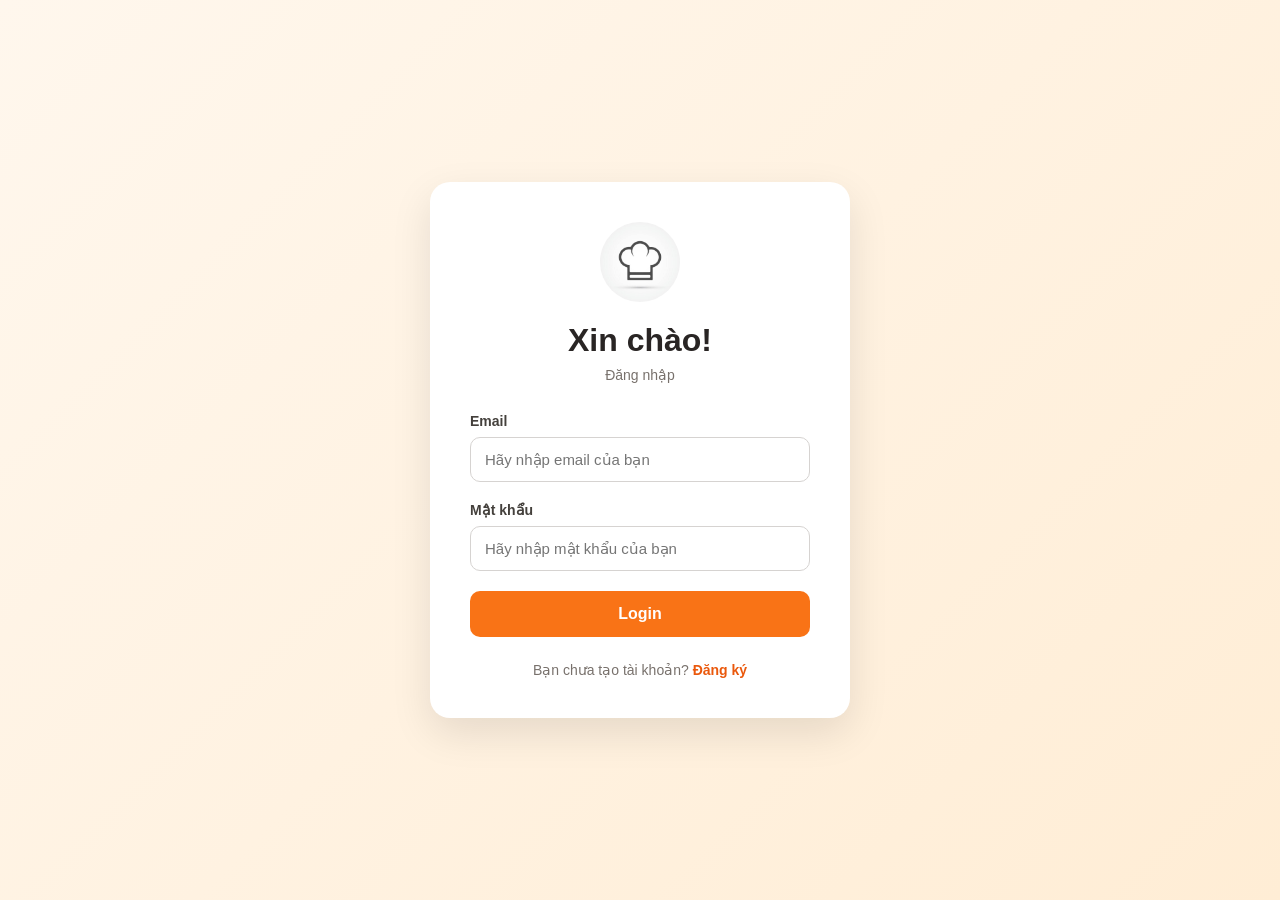
<file: index.html>
<!doctype html>
<html lang="vi">
  <head>
    <meta charset="UTF-8" />

    <meta name="viewport" content="width=device-width, initial-scale=1.0" />

    <title>Easy Cook</title>
    <link rel="icon" type="image/png" sizes="32x32" href="asset/icon.jpg">
    <link rel="stylesheet" href="css/index.css" />
  </head>

  <body>
    <header class="header">
      <div class="header-container">
        <a href="index.html" class="brand">
          <img src="asset/icon.jpg" alt="Logo" />

          <span>Easy Cook</span>
        </a>

        <nav class="nav">
          <a href="index.html" class="nav-link active"> Trang chủ </a>

          <a href="about.html" class="nav-link"> Giới thiệu </a>

          <a href="favorite.html" class="nav-link"> Yêu thích </a>
        </nav>

        <div class="user-area">
          <button id="logout-btn" class="logout-btn">Đăng xuất</button>
        </div>
      </div>
    </header>

    <main>
      <section class="hero">
        <div class="hero-content">
          <p class="hero-label">Tìm kiếm các công thức</p>

          <h1>
            Bạn sẽ<br />
            muốn nấu thứ gì?
          </h1>

          <p class="hero-description">
            Khám phá những công thức nấu ăn đa dạng
          </p>

          <form id="search-form" class="search-box">
            <input
              type="text"
              id="search-input"
              placeholder="Tìm công thức..."
            />

            <button type="submit">Tìm kiếm</button>
          </form>
        </div>
      </section>

      <section id="categories" class="section">
        <div class="section-header">
          <div>
            <p class="section-label">Khám phá</p>

            <h2>Các loại món ăn</h2>
          </div>
        </div>

        <div class="categories">
          <button
            class="category-card breakfast-card"
            data-category="Breakfast"
          >
            <div class="category-overlay"></div>

            <span class="category-name"> Bữa sáng </span>
          </button>

          <button class="category-card chicken-card" data-category="Chicken">
            <div class="category-overlay"></div>

            <span class="category-name"> Món gà </span>
          </button>

          <button class="category-card pasta-card" data-category="Pasta">
            <div class="category-overlay"></div>

            <span class="category-name"> Món pasta </span>
          </button>

          <button class="category-card dessert-card" data-category="Dessert">
            <div class="category-overlay"></div>

            <span class="category-name"> Tráng miệng </span>
          </button>
        </div>
      </section>

      <script>
        (function () {
          if (
            !window.chatbase ||
            window.chatbase("getState") !== "initialized"
          ) {
            window.chatbase = (...argument) => {
              if (!window.chatbase.q) {
                window.chatbase.q = [];
              }
              window.chatbase.q.push(arguments);
            };
            window.chatbase = new Proxy(window.chatbase, {
              get(target, prop) {
                if (prop === "q") {
                  return target.q;
                }
                return (...args) => target(prop, ...args);
              },
            });
          }
          const onLoad = function () {
            const script = document.createElement("script");
            script.src = "https://www.chatbase.co/embed.min.js";
            script.id = "5R6VJYraHkcKjs_cteOMJ";
            script.domain = "www.chatbase.co";
            document.body.appendChild(script);
          };
          if (document.readyState === "complete") {
            onLoad();
          } else {
            window.addEventListener("load", onLoad);
          }
        })();
      </script>

      <footer class="footer">
      <div class="footer-container">
        <div class="footer-brand">
          <a href="index.html" class="footer-logo">
            <img src="asset/icon.jpg" alt="Easy Cook Logo" />

            <span> Easy Cook </span>
          </a>

          <p>Nấu ăn đơn giản.</p>

          <p class="footer-description">
            Khám phá những công thức nấu ăn hấp dẫn, dễ thực hiện và phù hợp với
            mọi người.
          </p>
        </div>

        <div class="footer-column">
          <h3>Khám phá</h3>

          <a href="index.html"> Trang chủ </a>

          <a href="about.html"> Giới thiệu </a>

          <a href="favorite.html"> Yêu thích </a>
        </div>

        <div class="footer-column">
          <h3>Easy Cook</h3>

          <a href="about.html"> Về chúng tôi </a>

          <a href="favorite.html"> Món yêu thích </a>

        </div>
      </div>

      <div class="footer-bottom">
        <p>© 2026 Easy Cook.</p>
      </div>
    </footer>

    </main>
    <script src="js/index.js"></script>
  </body>
</html>
</file>
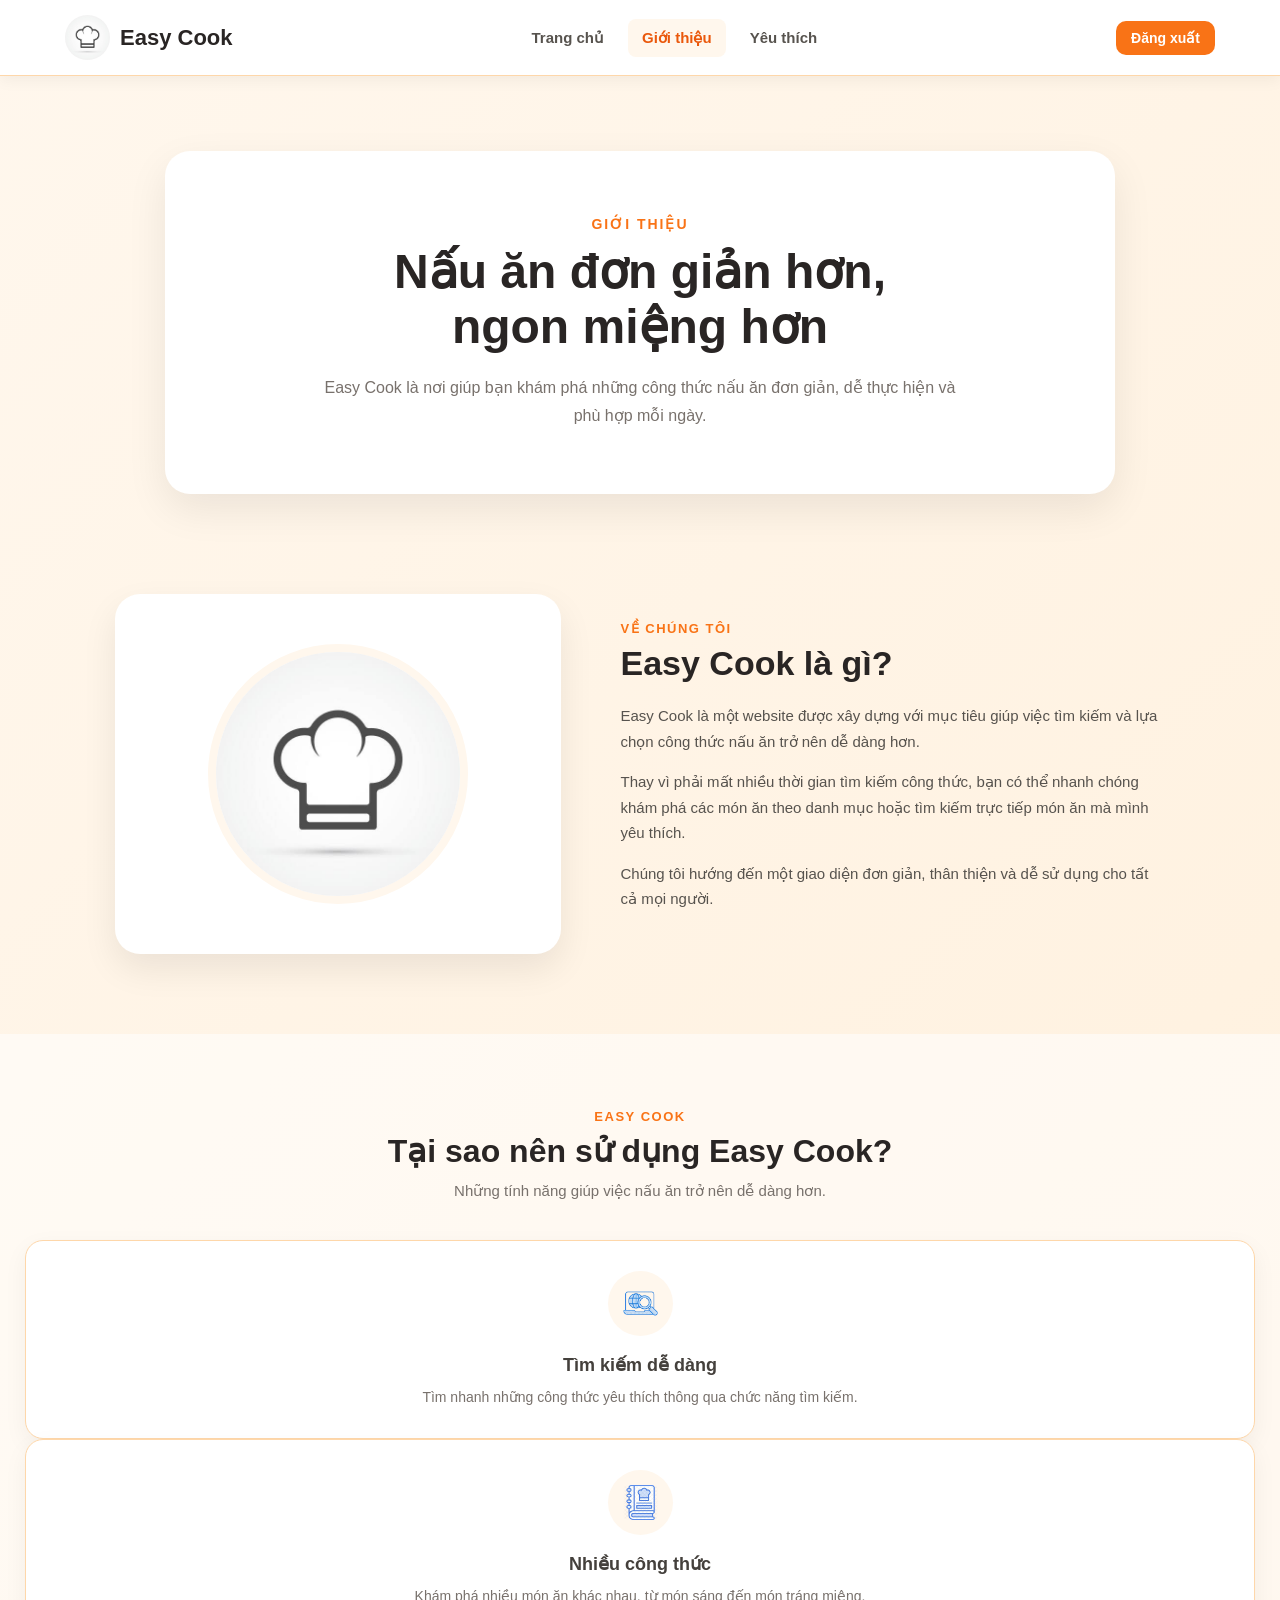
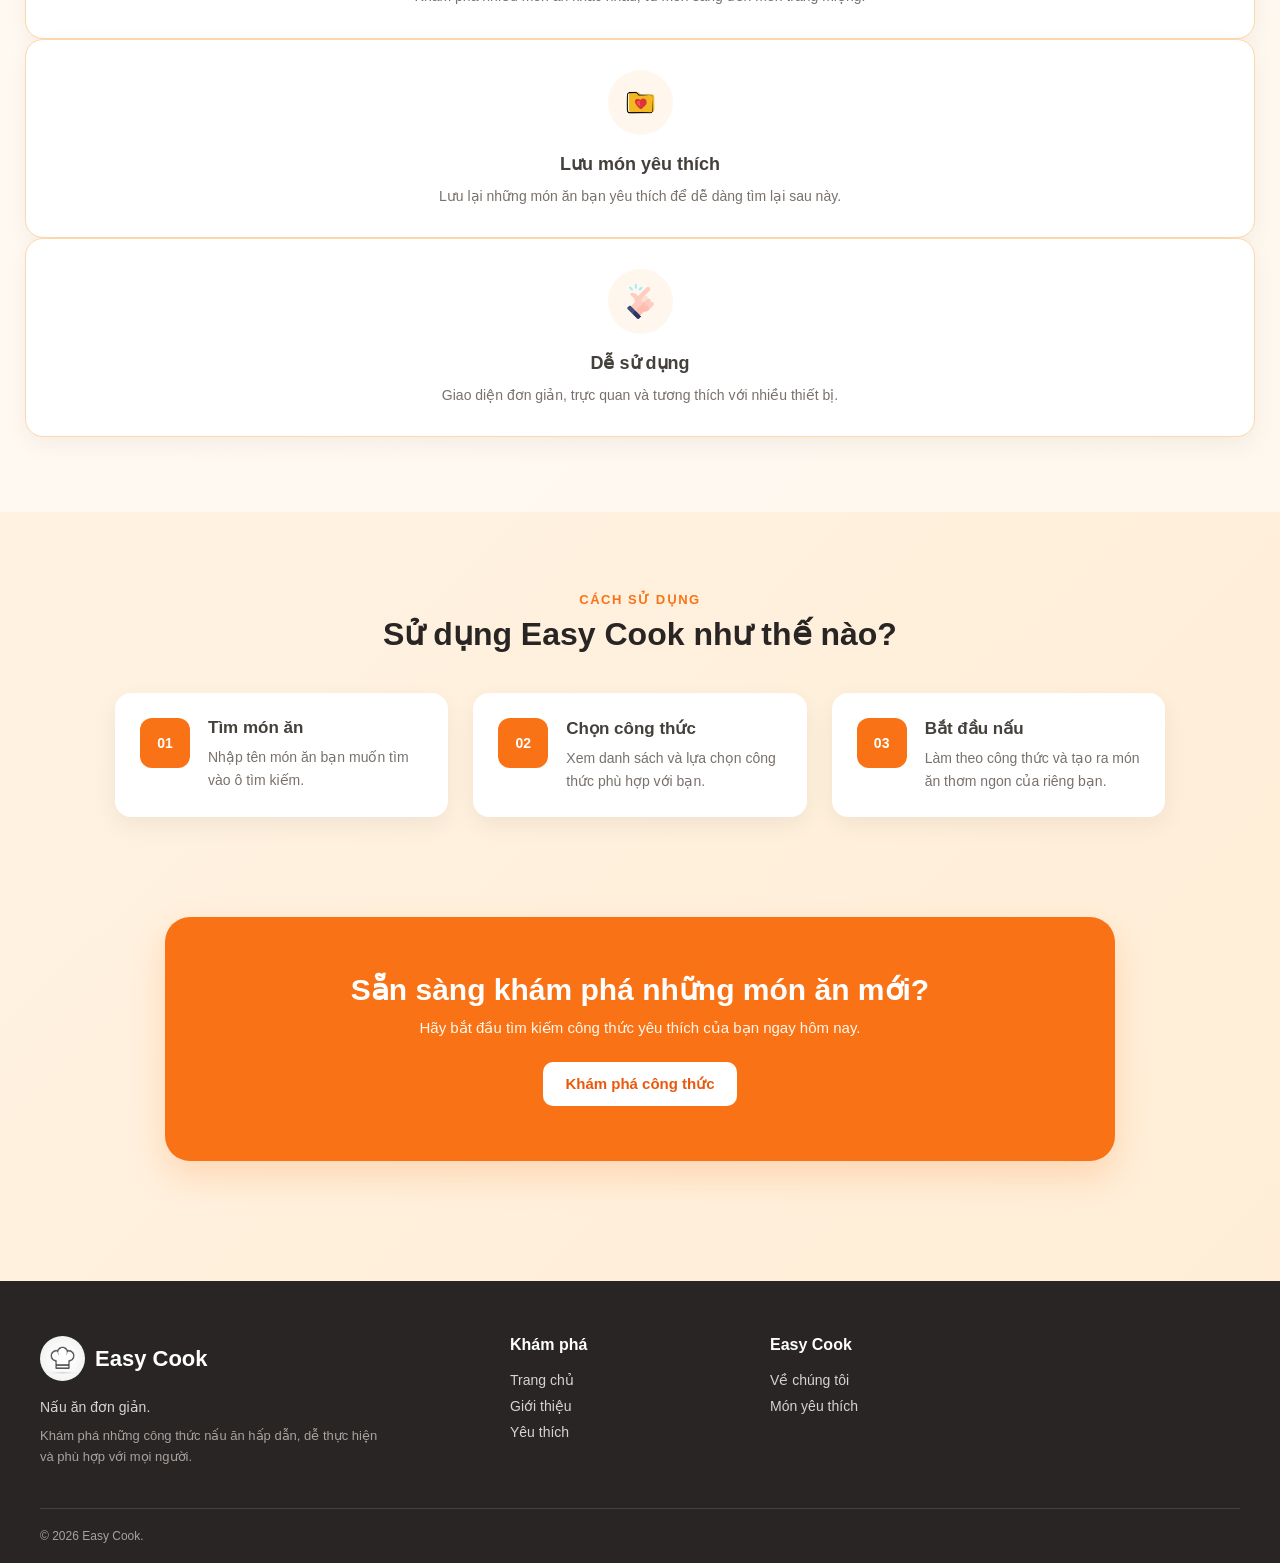
<file: about.html>
<!doctype html>
<html lang="vi">
  <head>
    <meta charset="UTF-8" />

    <meta name="viewport" content="width=device-width, initial-scale=1.0" />

    <title>Giới thiệu - Easy Cook</title>
    <link rel="icon" type="image/png" sizes="32x32" href="asset/icon.jpg" />
    <link rel="stylesheet" href="css/about.css" />
  </head>

  <body>
    <header class="header">
      <div class="header-container">
        <a href="index.html" class="brand">
          <img src="asset/icon.jpg" alt="Easy Cook Logo" />

          <span>Easy Cook</span>
        </a>

        <nav class="nav">
          <a href="index.html" class="nav-link"> Trang chủ </a>

          <a href="about.html" class="nav-link active"> Giới thiệu </a>

          <a href="favorite.html" class="nav-link"> Yêu thích </a>
        </nav>

        <div class="user-area">
          <button id="logout-btn" class="logout-btn">Đăng xuất</button>
        </div>
      </div>
    </header>

    <main>
      <section class="about-hero">
        <div class="about-hero-content">
          <p class="hero-label">GIỚI THIỆU</p>

          <h1>
            Nấu ăn đơn giản hơn,<br />
            ngon miệng hơn
          </h1>

          <p class="hero-description">
            Easy Cook là nơi giúp bạn khám phá những công thức nấu ăn đơn giản,
            dễ thực hiện và phù hợp mỗi ngày.
          </p>
        </div>
      </section>

      <section class="about-section">
        <div class="about-image">
          <img src="asset/icon.jpg" alt="Easy Cook" />
        </div>

        <div class="about-content">
          <p class="section-label">Về chúng tôi</p>

          <h2>Easy Cook là gì?</h2>

          <p>
            Easy Cook là một website được xây dựng với mục tiêu giúp việc tìm
            kiếm và lựa chọn công thức nấu ăn trở nên dễ dàng hơn.
          </p>

          <p>
            Thay vì phải mất nhiều thời gian tìm kiếm công thức, bạn có thể
            nhanh chóng khám phá các món ăn theo danh mục hoặc tìm kiếm trực
            tiếp món ăn mà mình yêu thích.
          </p>

          <p>
            Chúng tôi hướng đến một giao diện đơn giản, thân thiện và dễ sử dụng
            cho tất cả mọi người.
          </p>
        </div>
      </section>

      <section class="features-section">
        <div class="section-header">
          <p class="section-label">Easy Cook</p>

          <h2>Tại sao nên sử dụng Easy Cook?</h2>

          <p>Những tính năng giúp việc nấu ăn trở nên dễ dàng hơn.</p>
        </div>

        <div class="feature-card">
          <div class="feature-icon">
            <img src="asset/a.png" alt="Tìm kiếm" />
          </div>

          <h3>Tìm kiếm dễ dàng</h3>

          <p>
            Tìm nhanh những công thức yêu thích thông qua chức năng tìm kiếm.
          </p>
        </div>

        <div class="feature-card">
          <div class="feature-icon">
            <img src="asset/b.webp" alt="Công thức" />
          </div>

          <h3>Nhiều công thức</h3>

          <p>
            Khám phá nhiều món ăn khác nhau, từ món sáng đến món tráng miệng.
          </p>
        </div>

        <div class="feature-card">
          <div class="feature-icon">
            <img src="asset/c.png" alt="Yêu thích" />
          </div>

          <h3>Lưu món yêu thích</h3>

          <p>Lưu lại những món ăn bạn yêu thích để dễ dàng tìm lại sau này.</p>
        </div>

        <div class="feature-card">
          <div class="feature-icon">
            <img src="asset/d.webp" alt="Dễ sử dụng" />
          </div>

          <h3>Dễ sử dụng</h3>

          <p>
            Giao diện đơn giản, trực quan và tương thích với nhiều thiết bị.
          </p>
        </div>
      </section>

      <section class="steps-section">
        <div class="section-header">
          <p class="section-label">CÁCH SỬ DỤNG</p>

          <h2>Sử dụng Easy Cook như thế nào?</h2>
        </div>

        <div class="steps">
          <div class="step">
            <div class="step-number">01</div>

            <div>
              <h3>Tìm món ăn</h3>

              <p>Nhập tên món ăn bạn muốn tìm vào ô tìm kiếm.</p>
            </div>
          </div>

          <div class="step">
            <div class="step-number">02</div>

            <div>
              <h3>Chọn công thức</h3>

              <p>Xem danh sách và lựa chọn công thức phù hợp với bạn.</p>
            </div>
          </div>

          <div class="step">
            <div class="step-number">03</div>

            <div>
              <h3>Bắt đầu nấu</h3>

              <p>
                Làm theo công thức và tạo ra món ăn thơm ngon của riêng bạn.
              </p>
            </div>
          </div>
        </div>
      </section>

      <section class="cta-section">
        <div class="cta-content">
          <h2>Sẵn sàng khám phá những món ăn mới?</h2>

          <p>Hãy bắt đầu tìm kiếm công thức yêu thích của bạn ngay hôm nay.</p>

          <a href="index.html" class="cta-button">
            Khám phá công thức
          </a>
        </div>
      </section>
      <script>
        (function () {
          if (
            !window.chatbase ||
            window.chatbase("getState") !== "initialized"
          ) {
            window.chatbase = (...argument) => {
              if (!window.chatbase.q) {
                window.chatbase.q = [];
              }
              window.chatbase.q.push(arguments);
            };
            window.chatbase = new Proxy(window.chatbase, {
              get(target, prop) {
                if (prop === "q") {
                  return target.q;
                }
                return (...args) => target(prop, ...args);
              },
            });
          }
          const onLoad = function () {
            const script = document.createElement("script");
            script.src = "https://www.chatbase.co/embed.min.js";
            script.id = "5R6VJYraHkcKjs_cteOMJ";
            script.domain = "www.chatbase.co";
            document.body.appendChild(script);
          };
          if (document.readyState === "complete") {
            onLoad();
          } else {
            window.addEventListener("load", onLoad);
          }
        })();
      </script>
    </main>

    <footer class="footer">
      <div class="footer-container">
        <div class="footer-brand">
          <a href="index.html" class="footer-logo">
            <img src="asset/icon.jpg" alt="Easy Cook Logo" />

            <span> Easy Cook </span>
          </a>

          <p>Nấu ăn đơn giản.</p>

          <p class="footer-description">
            Khám phá những công thức nấu ăn hấp dẫn, dễ thực hiện và phù hợp với
            mọi người.
          </p>
        </div>

        <div class="footer-column">
          <h3>Khám phá</h3>

          <a href="index.html"> Trang chủ </a>

          <a href="about.html"> Giới thiệu </a>

          <a href="favorite.html"> Yêu thích </a>
        </div>

        <div class="footer-column">
          <h3>Easy Cook</h3>

          <a href="about.html"> Về chúng tôi </a>

          <a href="favorite.html"> Món yêu thích </a>

        </div>
      </div>

      <div class="footer-bottom">
        <p>© 2026 Easy Cook.</p>
      </div>
    </footer>

  </body>
</html>
</file>
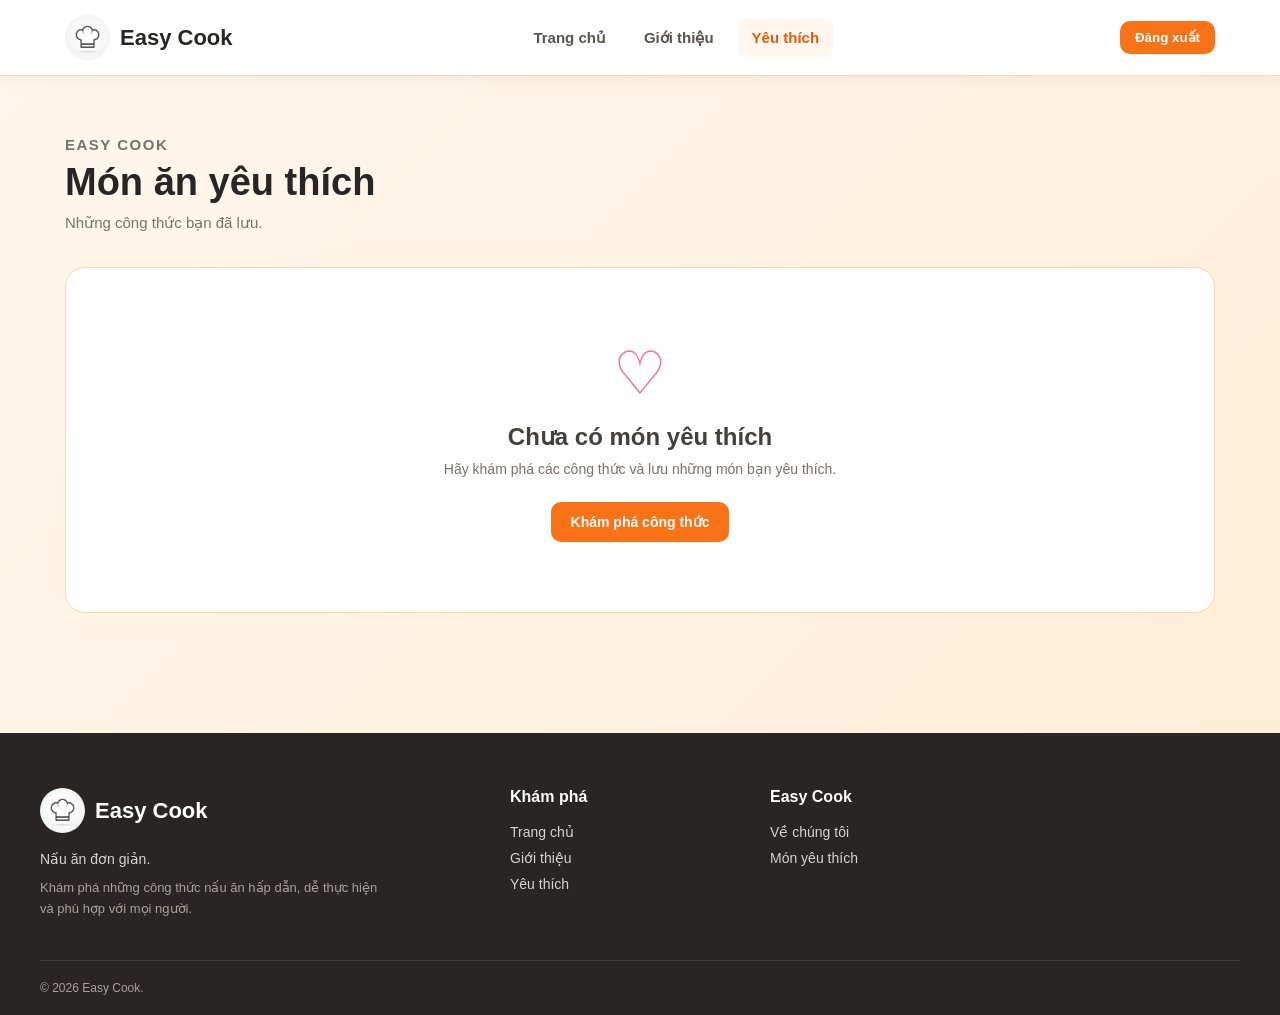
<file: favorite.html>
<!doctype html>
<html lang="vi">
  <head>
    <meta charset="UTF-8" />

    <meta name="viewport" content="width=device-width, initial-scale=1.0" />

    <title>Món yêu thích - Easy Cook</title>
    <link rel="icon" type="image/png" sizes="32x32" href="asset/icon.jpg">
    <link rel="stylesheet" href="css/favorite.css" />
  </head>

  <body>
    <header class="header">
      <div class="header-container">
        <a href="index.html" class="brand">
          <img src="asset/icon.jpg" alt="Logo" />

          <span> Easy Cook </span>
        </a>

        <nav class="nav">
          <a href="index.html" class="nav-link"> Trang chủ </a>

          <a href="about.html" class="nav-link"> Giới thiệu </a>

          <a href="favorite.html" class="nav-link active">
            Yêu thích
          </a>
        </nav>

        <div class="user-area">
          <button id="logout-btn" class="logout-btn">Đăng xuất</button>
        </div>
      </div>
    </header>

    <main>
      <section class="favorite-section">
        <div class="favorite-header">
          <div>
            <p class="section-label">Easy Cook</p>

            <h1>Món ăn yêu thích</h1>

            <p>Những công thức bạn đã lưu.</p>
          </div>
        </div>

        <div id="empty-favorite" class="empty-favorite">
          <div class="empty-icon">♡</div>

          <h2>Chưa có món yêu thích</h2>

          <p>Hãy khám phá các công thức và lưu những món bạn yêu thích.</p>

          <a href="index.html" class="explore-button">
            Khám phá công thức
          </a>
        </div>

        <div id="favorite-container" class="favorite-grid"></div>
      </section>
      <script>
        (function () {
          if (
            !window.chatbase ||
            window.chatbase("getState") !== "initialized"
          ) {
            window.chatbase = (...argument) => {
              if (!window.chatbase.q) {
                window.chatbase.q = [];
              }
              window.chatbase.q.push(arguments);
            };
            window.chatbase = new Proxy(window.chatbase, {
              get(target, prop) {
                if (prop === "q") {
                  return target.q;
                }
                return (...args) => target(prop, ...args);
              },
            });
          }
          const onLoad = function () {
            const script = document.createElement("script");
            script.src = "https://www.chatbase.co/embed.min.js";
            script.id = "5R6VJYraHkcKjs_cteOMJ";
            script.domain = "www.chatbase.co";
            document.body.appendChild(script);
          };
          if (document.readyState === "complete") {
            onLoad();
          } else {
            window.addEventListener("load", onLoad);
          }
        })();
      </script>
    </main>

    <footer class="footer">
      <div class="footer-container">
        <div class="footer-brand">
          <a href="index.html" class="footer-logo">
            <img src="asset/icon.jpg" alt="Easy Cook Logo" />

            <span> Easy Cook </span>
          </a>

          <p>Nấu ăn đơn giản.</p>

          <p class="footer-description">
            Khám phá những công thức nấu ăn hấp dẫn, dễ thực hiện và phù hợp với
            mọi người.
          </p>
        </div>

        <div class="footer-column">
          <h3>Khám phá</h3>

          <a href="index.html"> Trang chủ </a>

          <a href="about.html"> Giới thiệu </a>

          <a href="favorite.html"> Yêu thích </a>
        </div>

        <div class="footer-column">
          <h3>Easy Cook</h3>

          <a href="about.html"> Về chúng tôi </a>

          <a href="favorite.html"> Món yêu thích </a>

        </div>
      </div>

      <div class="footer-bottom">
        <p>© 2026 Easy Cook.</p>
      </div>
    </footer>

    <script src="js/favorite.js"></script>
  </body>
</html>
</file>
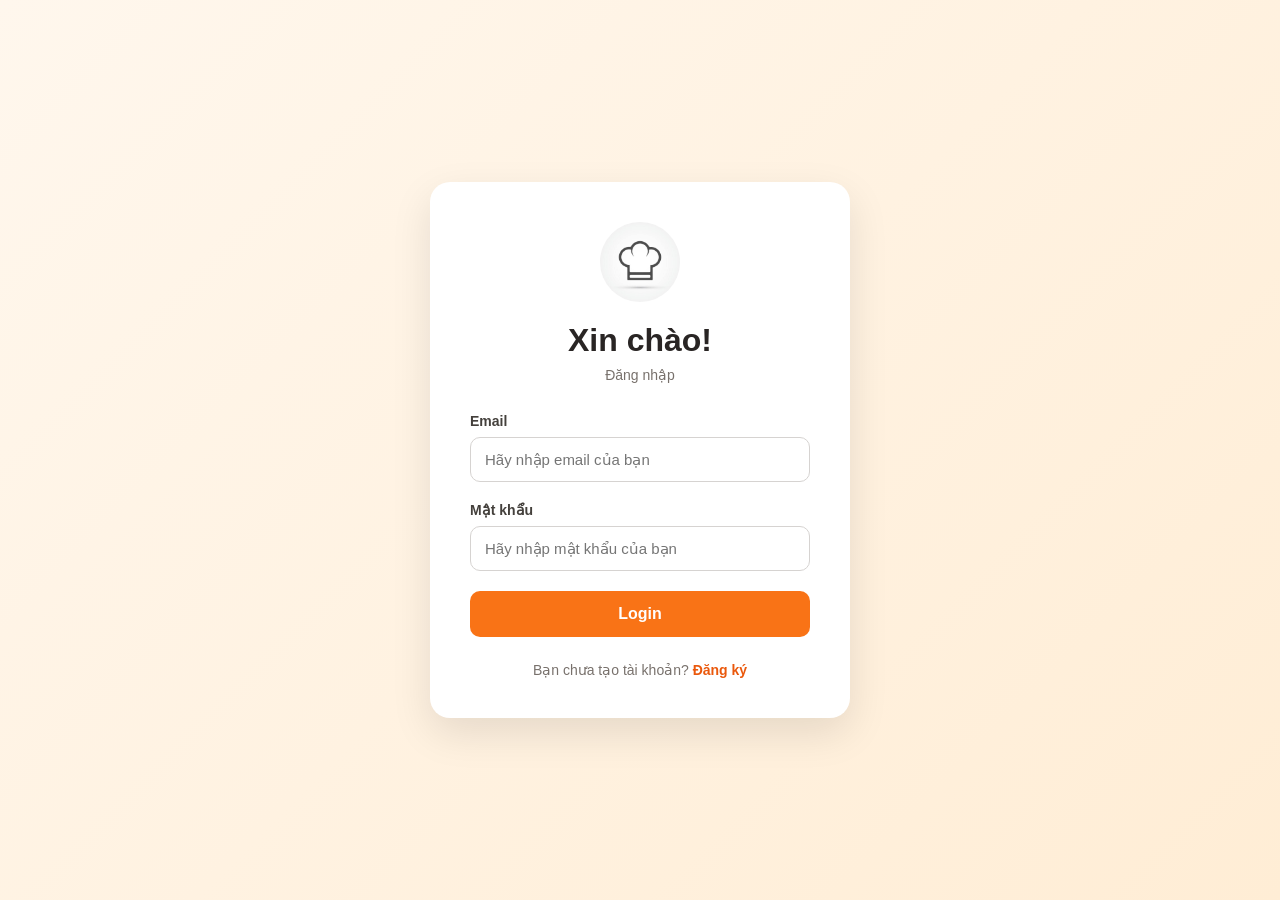
<file: login.html>
<!doctype html>
<html lang="vi">
  <head>
    <meta charset="UTF-8" />
    <meta name="viewport" content="width=device-width, initial-scale=1.0" />

    <title>Login</title>
    <link rel="icon" type="image/png" sizes="32x32" href="asset/icon.jpg">
    <link rel="stylesheet" href="css/auth.css" />
  </head>

  <body>
    <div class="auth-container">
      <div class="auth-card">
        <div class="logo">
          <img src="asset/icon.jpg" alt="Logo" />
        </div>

        <h1>Xin chào!</h1>

        <p class="subtitle">Đăng nhập</p>

        <form id="login-form">
          <div class="form-group">
            <label for="email">Email</label>

            <input
              type="email"
              id="email"
              placeholder="Hãy nhập email của bạn"
              required
            />
          </div>

          <div class="form-group">
            <label for="password">Mật khẩu</label>

            <input
              type="password"
              id="password"
              placeholder="Hãy nhập mật khẩu của bạn"
              required
            />
          </div>

          <button type="submit" class="auth-button">Login</button>
        </form>

        <p class="switch-page">
          Bạn chưa tạo tài khoản?
          <a href="register.html">Đăng ký</a>
        </p>
      </div>
    </div>
    <script>
        (function () {
          if (
            !window.chatbase ||
            window.chatbase("getState") !== "initialized"
          ) {
            window.chatbase = (...argument) => {
              if (!window.chatbase.q) {
                window.chatbase.q = [];
              }
              window.chatbase.q.push(arguments);
            };
            window.chatbase = new Proxy(window.chatbase, {
              get(target, prop) {
                if (prop === "q") {
                  return target.q;
                }
                return (...args) => target(prop, ...args);
              },
            });
          }
          const onLoad = function () {
            const script = document.createElement("script");
            script.src = "https://www.chatbase.co/embed.min.js";
            script.id = "5R6VJYraHkcKjs_cteOMJ";
            script.domain = "www.chatbase.co";
            document.body.appendChild(script);
          };
          if (document.readyState === "complete") {
            onLoad();
          } else {
            window.addEventListener("load", onLoad);
          }
        })();
      </script>
    <script src="js/login.js"></script>
  </body>
</html>
</file>
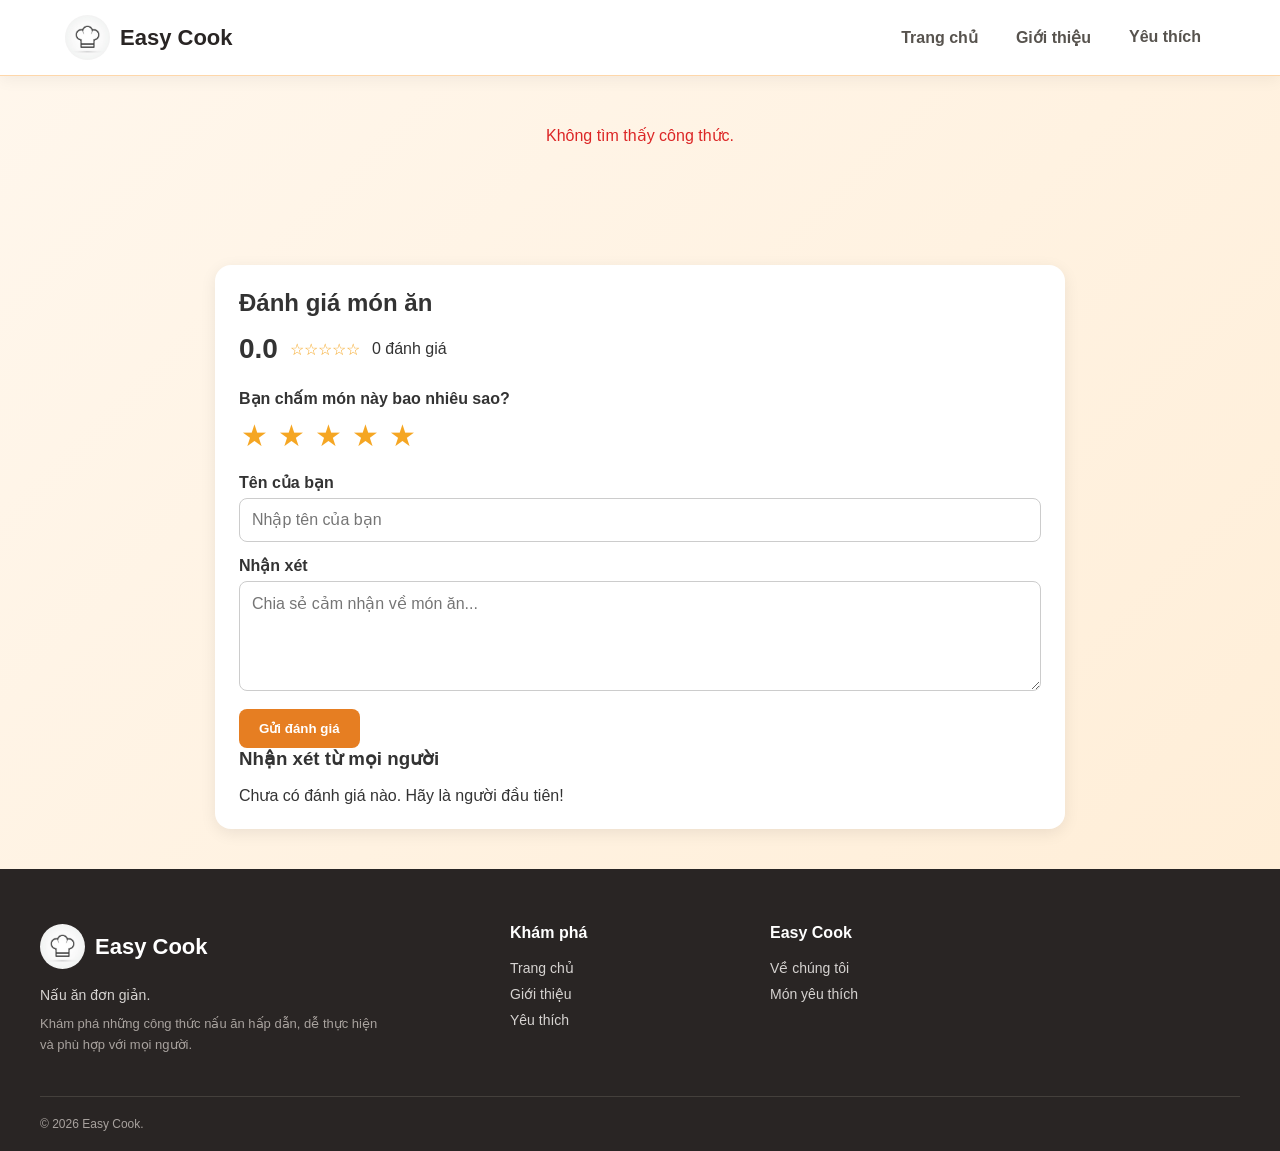
<file: recipe-detail.html>
<!doctype html>
<html lang="vi">
  <head>
    <meta charset="UTF-8" />

    <meta name="viewport" content="width=device-width, initial-scale=1.0" />

    <title>Chi tiết công thức - Easy Cook</title>
    <link rel="icon" type="image/png" sizes="32x32" href="asset/icon.jpg" />
    <link rel="stylesheet" href="css/recipe-detail.css" />
  </head>

  <body>
    <header class="header">
      <div class="header-container">
        <a href="index.html" class="brand">
          <img src="asset/icon.jpg" alt="Logo" />

          <span>Easy Cook</span>
        </a>

        <nav class="nav">
          <a href="index.html" class="nav-link"> Trang chủ </a>

          <a href="about.html" class="nav-link"> Giới thiệu </a>

          <a href="favorite.html" class="nav-link"> Yêu thích </a>
        </nav>
      </div>
    </header>

    <main>
      <div id="loading" class="loading">Đang tải công thức...</div>

      <div id="recipe-detail" class="recipe-detail"></div>

      <div id="error-message" class="error-message"></div>
    </main>
    <section class="review-section" id="reviewSection">
      <h2>Đánh giá món ăn</h2>

      <div class="review-summary">
        <span id="averageRating">0.0</span>
        <span class="rating-stars" id="averageStars">☆☆☆☆☆</span>
        <span id="ratingCount">0 đánh giá</span>
      </div>

      <form id="reviewForm">
        <label for="rating">Bạn chấm món này bao nhiêu sao?</label>

        <div class="star-picker" id="starPicker">
          <button type="button" data-rating="1" aria-label="1 sao">★</button>
          <button type="button" data-rating="2" aria-label="2 sao">★</button>
          <button type="button" data-rating="3" aria-label="3 sao">★</button>
          <button type="button" data-rating="4" aria-label="4 sao">★</button>
          <button type="button" data-rating="5" aria-label="5 sao">★</button>
        </div>

        <input type="hidden" id="rating" value="5" />

        <label for="reviewName">Tên của bạn</label>
        <input
          type="text"
          id="reviewName"
          maxlength="50"
          placeholder="Nhập tên của bạn"
          required
        />

        <label for="reviewComment">Nhận xét</label>
        <textarea
          id="reviewComment"
          maxlength="500"
          placeholder="Chia sẻ cảm nhận về món ăn..."
          required
        ></textarea>

        <button type="submit" class="review-submit">Gửi đánh giá</button>

        <p id="reviewMessage" role="status" aria-live="polite"></p>
      </form>

      <h3>Nhận xét từ mọi người</h3>
      <div id="reviewList"></div>
    </section>
    <footer class="footer">
      <div class="footer-container">
        <div class="footer-brand">
          <a href="index.html" class="footer-logo">
            <img src="asset/icon.jpg" alt="Easy Cook Logo" />

            <span> Easy Cook </span>
          </a>

          <p>Nấu ăn đơn giản.</p>

          <p class="footer-description">
            Khám phá những công thức nấu ăn hấp dẫn, dễ thực hiện và phù hợp với
            mọi người.
          </p>
        </div>

        <div class="footer-column">
          <h3>Khám phá</h3>

          <a href="index.html"> Trang chủ </a>

          <a href="about.html"> Giới thiệu </a>

          <a href="favorite.html"> Yêu thích </a>
        </div>

        <div class="footer-column">
          <h3>Easy Cook</h3>

          <a href="about.html"> Về chúng tôi </a>

          <a href="favorite.html"> Món yêu thích </a>

        </div>
      </div>

      <div class="footer-bottom">
        <p>© 2026 Easy Cook.</p>
      </div>
    </footer>

    <script src="js/recipe-detail.js"></script>
    <script src="js/review.js"></script>
    <script>
        (function () {
          if (
            !window.chatbase ||
            window.chatbase("getState") !== "initialized"
          ) {
            window.chatbase = (...argument) => {
              if (!window.chatbase.q) {
                window.chatbase.q = [];
              }
              window.chatbase.q.push(arguments);
            };
            window.chatbase = new Proxy(window.chatbase, {
              get(target, prop) {
                if (prop === "q") {
                  return target.q;
                }
                return (...args) => target(prop, ...args);
              },
            });
          }
          const onLoad = function () {
            const script = document.createElement("script");
            script.src = "https://www.chatbase.co/embed.min.js";
            script.id = "5R6VJYraHkcKjs_cteOMJ";
            script.domain = "www.chatbase.co";
            document.body.appendChild(script);
          };
          if (document.readyState === "complete") {
            onLoad();
          } else {
            window.addEventListener("load", onLoad);
          }
        })();
      </script>
  </body>
</html>
</file>
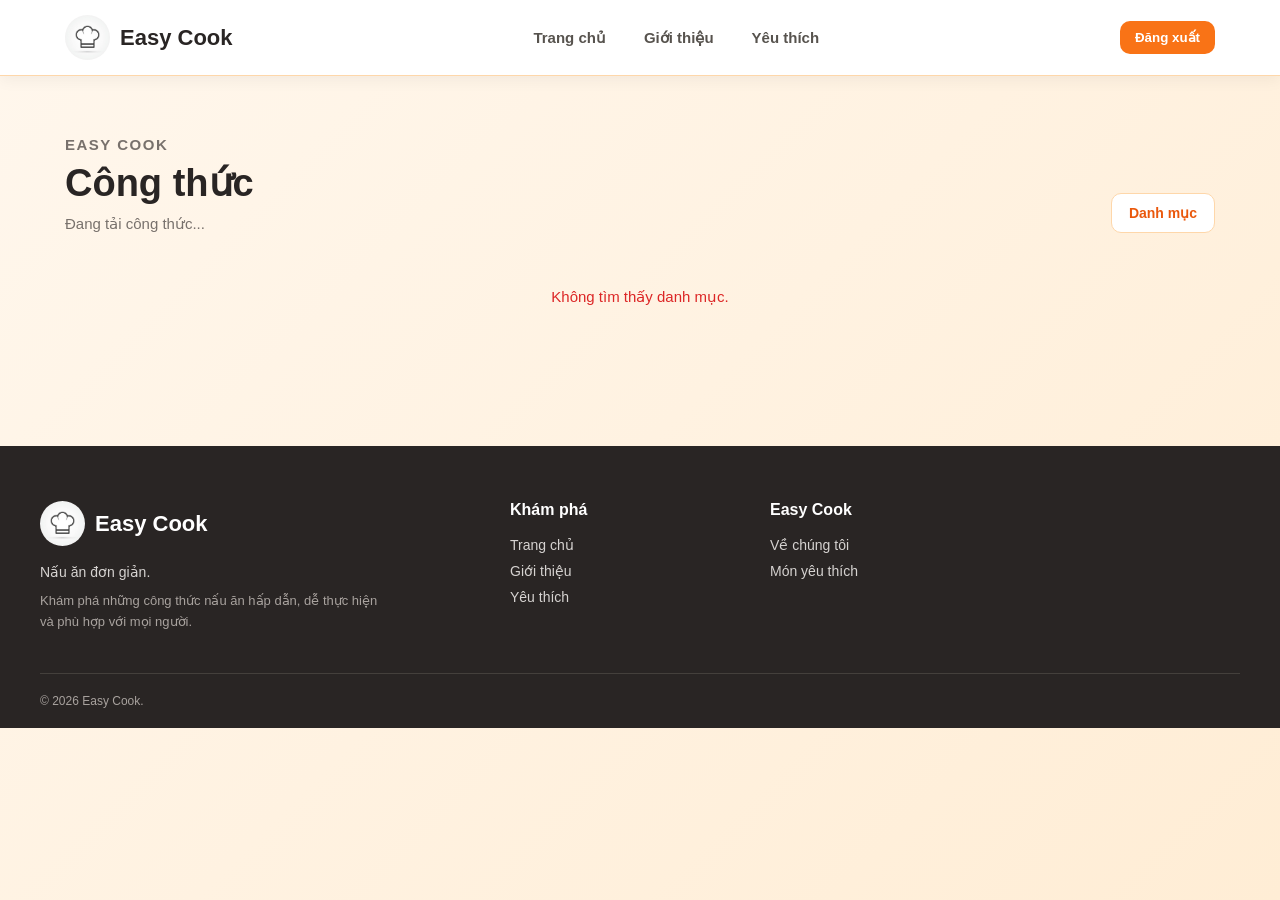
<file: recipes.html>
<!doctype html>
<html lang="vi">
  <head>
    <meta charset="UTF-8" />

    <meta name="viewport" content="width=device-width, initial-scale=1.0" />

    <title>Công thức - Easy Cook</title>
    <link rel="icon" type="image/png" sizes="32x32" href="asset/icon.jpg">
    <link rel="stylesheet" href="css/recipes.css" />
  </head>

  <body>
    <header class="header">
      <div class="header-container">
        <a href="index.html" class="brand">
          <img src="asset/icon.jpg" alt="Logo" />

          <span>Easy Cook</span>
        </a>

        <nav class="nav">
          <a href="index.html" class="nav-link"> Trang chủ </a>

          <a href="about.html" class="nav-link"> Giới thiệu </a>

          <a href="favorite.html" class="nav-link"> Yêu thích </a>
        </nav>

        <div class="user-area">
          <button id="logout-btn" class="logout-btn">Đăng xuất</button>
        </div>
      </div>
    </header>

    <main>
      <section class="recipes-section">
        <div class="recipes-header">
          <div>
            <p class="section-label">Easy Cook</p>

            <h1 id="category-title">Công thức</h1>

            <p id="category-description">Đang tải công thức...</p>
          </div>

          <a href="index.html" class="back-button">
            Danh mục
          </a>
        </div>

        <div id="loading" class="loading">Đang tải công thức...</div>

        <div id="error-message" class="error-message"></div>

        <div id="recipes-container" class="recipes-grid"></div>
      </section>
      
      <footer class="footer">
      <div class="footer-container">
        <div class="footer-brand">
          <a href="index.html" class="footer-logo">
            <img src="asset/icon.jpg" alt="Easy Cook Logo" />

            <span> Easy Cook </span>
          </a>

          <p>Nấu ăn đơn giản.</p>

          <p class="footer-description">
            Khám phá những công thức nấu ăn hấp dẫn, dễ thực hiện và phù hợp với
            mọi người.
          </p>
        </div>

        <div class="footer-column">
          <h3>Khám phá</h3>

          <a href="index.html"> Trang chủ </a>

          <a href="about.html"> Giới thiệu </a>

          <a href="favorite.html"> Yêu thích </a>
        </div>

        <div class="footer-column">
          <h3>Easy Cook</h3>

          <a href="about.html"> Về chúng tôi </a>

          <a href="favorite.html"> Món yêu thích </a>

        </div>
      </div>

      <div class="footer-bottom">
        <p>© 2026 Easy Cook.</p>
      </div>
    </footer>

    </main>
    <script src="js/recipes.js"></script>
    <script>
        (function () {
          if (
            !window.chatbase ||
            window.chatbase("getState") !== "initialized"
          ) {
            window.chatbase = (...argument) => {
              if (!window.chatbase.q) {
                window.chatbase.q = [];
              }
              window.chatbase.q.push(arguments);
            };
            window.chatbase = new Proxy(window.chatbase, {
              get(target, prop) {
                if (prop === "q") {
                  return target.q;
                }
                return (...args) => target(prop, ...args);
              },
            });
          }
          const onLoad = function () {
            const script = document.createElement("script");
            script.src = "https://www.chatbase.co/embed.min.js";
            script.id = "5R6VJYraHkcKjs_cteOMJ";
            script.domain = "www.chatbase.co";
            document.body.appendChild(script);
          };
          if (document.readyState === "complete") {
            onLoad();
          } else {
            window.addEventListener("load", onLoad);
          }
        })();
      </script>
  </body>
</html>
</file>
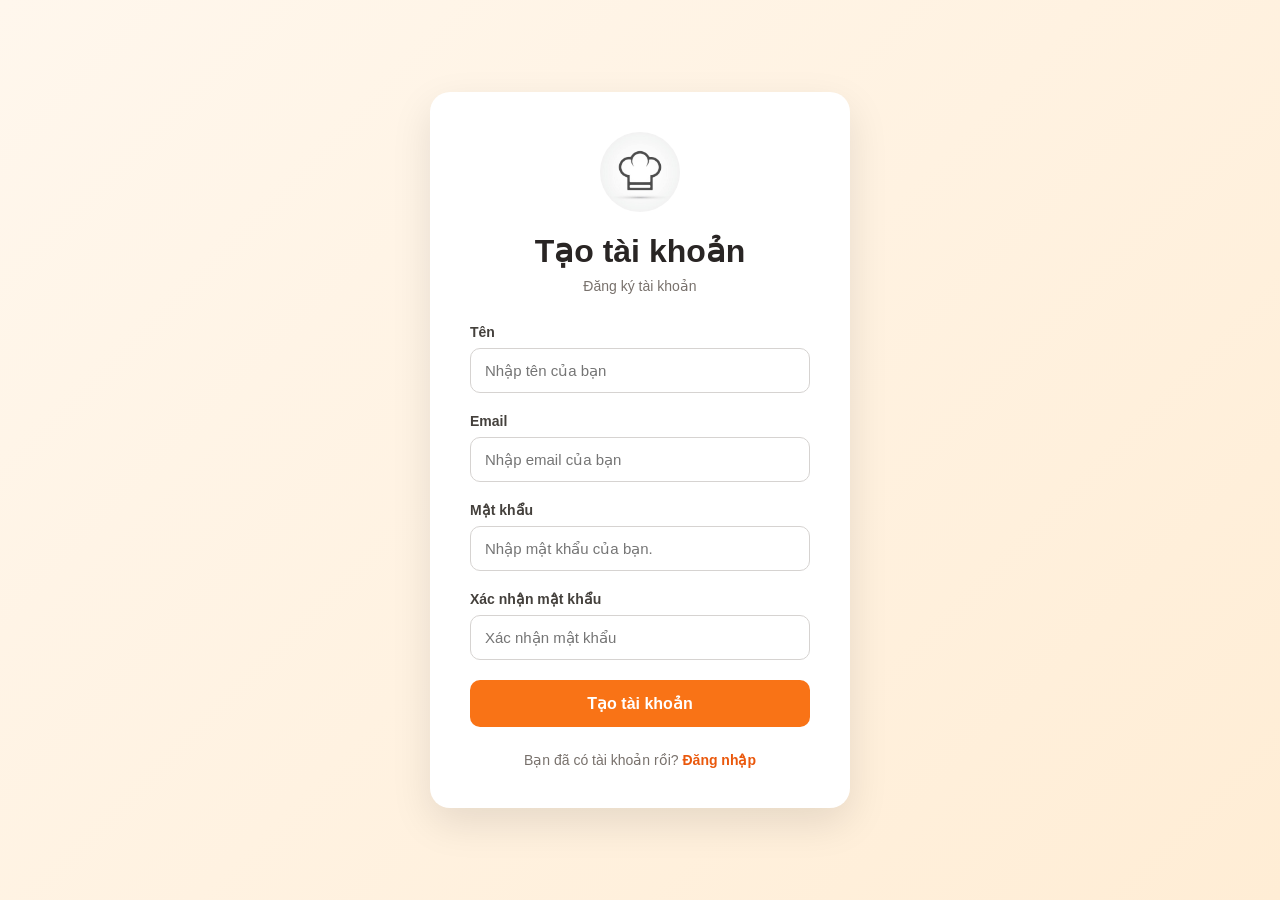
<file: register.html>
<!doctype html>
<html lang="vi">
  <head>
    <meta charset="UTF-8" />
    <meta name="viewport" content="width=device-width, initial-scale=1.0" />

    <title>Register</title>
    <link rel="stylesheet" href="css/auth.css" />
    <link rel="icon" type="image/png" sizes="32x32" href="asset/icon.jpg">
  </head>

  <body>
    <div class="auth-container">
      <div class="auth-card">
        <div class="logo">
          <img src="asset/icon.jpg" alt="Logo" />
        </div>

        <h1>Tạo tài khoản</h1>

        <p class="subtitle">Đăng ký tài khoản</p>

        <form id="register-form">
          <div class="form-group">
            <label for="name">Tên</label>

            <input
              type="text"
              id="name"
              placeholder="Nhập tên của bạn"
              required
            />
          </div>

          <div class="form-group">
            <label for="email">Email</label>

            <input
              type="email"
              id="email"
              placeholder="Nhập email của bạn"
              required
            />
          </div>

          <div class="form-group">
            <label for="password">Mật khẩu</label>

            <input
              type="password"
              id="password"
              placeholder="Nhập mật khẩu của bạn."
              required
            />
          </div>

          <div class="form-group">
            <label for="confirm-password">Xác nhận mật khẩu</label>

            <input
              type="password"
              id="confirm-password"
              placeholder="Xác nhận mật khẩu"
              required
            />
          </div>

          <button type="submit" class="auth-button">Tạo tài khoản</button>
        </form>

        <p class="switch-page">
          Bạn đã có tài khoản rồi?
          <a href="login.html">Đăng nhập</a>
        </p>
      </div>
    </div>
    <script>
        (function () {
          if (
            !window.chatbase ||
            window.chatbase("getState") !== "initialized"
          ) {
            window.chatbase = (...argument) => {
              if (!window.chatbase.q) {
                window.chatbase.q = [];
              }
              window.chatbase.q.push(arguments);
            };
            window.chatbase = new Proxy(window.chatbase, {
              get(target, prop) {
                if (prop === "q") {
                  return target.q;
                }
                return (...args) => target(prop, ...args);
              },
            });
          }
          const onLoad = function () {
            const script = document.createElement("script");
            script.src = "https://www.chatbase.co/embed.min.js";
            script.id = "5R6VJYraHkcKjs_cteOMJ";
            script.domain = "www.chatbase.co";
            document.body.appendChild(script);
          };
          if (document.readyState === "complete") {
            onLoad();
          } else {
            window.addEventListener("load", onLoad);
          }
        })();
      </script>
    <script src="js/register.js"></script>
  </body>
</html>
</file>
<file: css/index.css>
* {
  margin: 0;
  padding: 0;
  box-sizing: border-box;
}


body {
  font-family: Arial, Helvetica, sans-serif;
  min-height: 100vh;
  background:
    linear-gradient(
      rgba(255, 247, 237, 0.72),
      rgba(255, 237, 213, 0.88)
    ),
    url("../asset/food-background.png") center / cover fixed no-repeat;
  color: #292524;
}


.header {
  width: 100%;

  background-color: white;

  border-bottom: 1px solid #fed7aa;

  box-shadow: 0 4px 15px rgba(0, 0, 0, 0.05);

  position: sticky;
  top: 0;
  z-index: 100;
}

.header-container {
  width: 100%;
  max-width: 1200px;

  margin: 0 auto;

  padding: 15px 25px;

  display: flex;
  align-items: center;
  justify-content: space-between;

  gap: 30px;
}

.brand {
  display: flex;
  align-items: center;

  gap: 10px;

  text-decoration: none;

  color: #292524;

  font-size: 22px;
  font-weight: 700;
}

.brand img {
  width: 45px;
  height: 45px;

  object-fit: cover;

  border-radius: 50%;
}

.nav {
  display: flex;
  align-items: center;

  gap: 10px;
}

.nav-link {
  position: relative;

  padding: 10px 14px;

  color: #57534e;

  text-decoration: none;

  font-size: 15px;
  font-weight: 600;

  border-radius: 8px;

  transition: 0.2s;
}

.nav-link:hover {
  color: #ea580c;

  background-color: #fff7ed;
}

.nav-link.active {
  color: #ea580c;

  background-color: #fff7ed;
}

.user-area {
  display: flex;
  align-items: center;

  gap: 12px;
}

#welcome-user {
  color: #57534e;

  font-size: 14px;

  font-weight: 600;
}

.logout-btn {
  padding: 9px 15px;

  border: none;

  border-radius: 10px;

  background-color: #f97316;

  color: white;

  font-size: 14px;
  font-weight: 600;

  cursor: pointer;

  transition: 0.2s;
}

.logout-btn:hover {
  background-color: #ea580c;

  transform: translateY(-1px);
}


.hero {
  width: 100%;
  padding: 80px 20px 70px;

  background:
    linear-gradient(
      rgba(255, 247, 237, 0.25),
      rgba(255, 237, 213, 0.45)
    ),
    url("../asset/food-background.png") center / cover no-repeat;
}


.hero-content {
  width: 100%;
  max-width: 900px;

  margin: 0 auto;

  padding: 55px 40px;

  background-color: white;

  border-radius: 25px;

  box-shadow: 0 15px 40px rgba(0, 0, 0, 0.08);

  text-align: center;
}

.hero-label {
  margin-bottom: 12px;

  color: #f97316;

  font-size: 14px;

  font-weight: 700;

  text-transform: uppercase;

  letter-spacing: 1.5px;
}

.hero h1 {
  margin-bottom: 18px;

  color: #292524;

  font-size: 48px;

  line-height: 1.15;

  font-weight: 700;
}

.hero-description {
  margin-bottom: 30px;

  color: #78716c;

  font-size: 16px;
}

.search-box {
  width: 100%;
  max-width: 650px;

  margin: 0 auto;

  display: flex;

  gap: 10px;
}

.search-box input {
  flex: 1;

  padding: 14px 16px;

  border: 1px solid #d6d3d1;

  border-radius: 10px;

  outline: none;

  color: #292524;

  font-size: 15px;

  transition: 0.2s;
}

.search-box input::placeholder {
  color: #a8a29e;
}

.search-box input:focus {
  border-color: #f97316;

  box-shadow: 0 0 0 3px rgba(249, 115, 22, 0.12);
}

.search-box button {
  padding: 14px 22px;

  border: none;

  border-radius: 10px;

  background-color: #f97316;

  color: white;

  font-size: 15px;

  font-weight: 600;

  cursor: pointer;

  transition: 0.2s;
}

.search-box button:hover {
  background-color: #ea580c;

  transform: translateY(-1px);
}

.section {
  width: 100%;
  max-width: 1200px;

  margin: 0 auto;

  padding: 20px 25px 70px;
}

.section-header {
  margin-bottom: 25px;
}

.section-label {
  margin-bottom: 5px;

  color: #f97316;

  font-size: 13px;

  font-weight: 700;

  text-transform: uppercase;

  letter-spacing: 1px;
}

.section-header h2 {
  color: #292524;

  font-size: 30px;

  font-weight: 700;
}

.categories {
  display: grid;

  grid-template-columns: repeat(6, 1fr);

  gap: 15px;
}

.category-card {
  min-height: 150px;

  padding: 20px 15px;

  border: 1px solid #fed7aa;

  border-radius: 15px;

  background-color: white;

  color: #44403c;

  display: flex;
  flex-direction: column;
  justify-content: center;
  align-items: center;

  gap: 12px;

  font-size: 15px;

  font-weight: 600;

  cursor: pointer;

  box-shadow: 0 5px 15px rgba(0, 0, 0, 0.05);

  transition: 0.25s;
}

.category-card:hover {
  border-color: #f97316;

  background-color: #fff7ed;

  color: #ea580c;

  transform: translateY(-5px);

  box-shadow: 0 10px 25px rgba(249, 115, 22, 0.15);
}

.category-icon {
  width: 55px;
  height: 55px;

  border-radius: 50%;

  background-color: #fff7ed;

  display: flex;
  justify-content: center;
  align-items: center;

  font-size: 28px;

  transition: 0.25s;
}

.category-card:hover .category-icon {
  background-color: #ffedd5;

  transform: scale(1.08);
}

@media (max-width: 900px) {
  .header-container {
    gap: 15px;
  }

  .nav {
    gap: 3px;
  }

  .nav-link {
    padding: 9px 10px;
  }

  .categories {
    grid-template-columns: repeat(3, 1fr);
  }

  .hero h1 {
    font-size: 40px;
  }
}

@media (max-width: 650px) {
  .header-container {
    padding: 12px 15px;

    flex-wrap: wrap;

    justify-content: center;
  }

  .brand {
    width: 100%;

    justify-content: center;
  }

  .nav {
    order: 2;
  }

  .user-area {
    order: 3;
  }

  .hero {
    padding: 40px 15px;
  }

  .hero-content {
    padding: 40px 20px;

    border-radius: 20px;
  }

  .hero h1 {
    font-size: 34px;
  }

  .hero-description {
    font-size: 14px;
  }

  .search-box {
    flex-direction: column;
  }

  .search-box button {
    width: 100%;
  }

  .section {
    padding: 20px 15px 50px;
  }

  .categories {
    grid-template-columns: repeat(2, 1fr);

    gap: 12px;
  }

  .category-card {
    min-height: 130px;
  }
}

.footer {
  margin-top: 40px;

  padding: 55px 25px 20px;

  background-color: #292524;

  color: white;
}

.footer-container {
  width: 100%;
  max-width: 1200px;

  margin: 0 auto;

  display: grid;

  grid-template-columns: 2fr 1fr 1fr 1fr;

  gap: 50px;
}

.footer-brand {
  max-width: 350px;
}

.footer-logo {
  display: flex;

  align-items: center;

  gap: 10px;

  color: white;

  text-decoration: none;

  font-size: 22px;

  font-weight: 700;
}

.footer-logo img {
  width: 45px;
  height: 45px;

  object-fit: cover;

  border-radius: 50%;
}

.footer-brand > p {
  margin-top: 15px;

  color: #d6d3d1;

  font-size: 14px;

  line-height: 1.6;
}

.footer-brand .footer-description {
  margin-top: 8px;

  color: #a8a29e;

  font-size: 13px;

  line-height: 1.6;
}

.footer-column {
  display: flex;

  flex-direction: column;

  gap: 10px;
}

.footer-column h3 {
  margin-bottom: 8px;

  color: white;

  font-size: 16px;
}

.footer-column a {
  width: fit-content;

  color: #d6d3d1;

  text-decoration: none;

  font-size: 14px;

  transition: 0.2s;
}

.footer-column a:hover {
  color: #fb923c;

  transform: translateX(3px);
}

.footer-bottom {
  width: 100%;
  max-width: 1200px;

  margin: 40px auto 0;

  padding-top: 20px;

  border-top: 1px solid #44403c;

  display: flex;

  justify-content: space-between;

  align-items: center;

  gap: 20px;
}

.footer-bottom p {
  color: #a8a29e;

  font-size: 12px;
}

@media (max-width: 800px) {
  .footer-container {
    grid-template-columns: repeat(2, 1fr);

    gap: 35px;
  }

  .footer-brand {
    max-width: 100%;
  }

  .footer-bottom {
    flex-direction: column;

    text-align: center;
  }
}

@media (max-width: 500px) {
  .footer {
    padding: 45px 20px 20px;
  }

  .footer-container {
    grid-template-columns: 1fr;

    gap: 30px;

    text-align: center;
  }

  .footer-brand {
    margin: 0 auto;
  }

  .footer-logo {
    justify-content: center;
  }

  .footer-column {
    align-items: center;
  }

  .footer-column a:hover {
    transform: none;
  }

  .footer-bottom {
    margin-top: 30px;
  }
}

.categories {
  display: grid;

  grid-template-columns: repeat(4, 1fr);

  gap: 20px;
}

.category-card {
  position: relative;

  height: 220px;

  border: none;

  border-radius: 18px;

  overflow: hidden;

  cursor: pointer;

  background-size: cover;

  background-position: center;

  display: flex;

  align-items: flex-end;

  justify-content: flex-start;

  padding: 22px;

  color: white;

  transition: 0.3s;

  box-shadow: 0 8px 25px rgba(0, 0, 0, 0.08);
}

.breakfast-card {
  background-image: url("../asset/breakfast.webp");
}

.chicken-card {
  background-image: url("../asset/chicken.webp");
}

.pasta-card {
  background-image: url("../asset/pasta.webp");
}

.dessert-card {
  background-image: url("../asset/dessert.webp");
}

.category-overlay {
  position: absolute;

  inset: 0;

  background: linear-gradient(to top, rgba(0, 0, 0, 0.7), rgba(0, 0, 0, 0.05));

  transition: 0.3s;
}

.category-name {
  position: relative;

  color: white;

  z-index: 2;

  font-size: 21px;

  font-weight: 700;

  text-shadow: 0 2px 5px rgba(0, 0, 0, 0.3);
}

.category-card:hover .category-overlay {
  background: linear-gradient(
    to top,
    rgba(234, 88, 12, 0.75),
    rgba(0, 0, 0, 0.15)
  );
}

@media (max-width: 900px) {
  .categories {
    grid-template-columns: repeat(2, 1fr);
  }
}

@media (max-width: 500px) {
  .categories {
    grid-template-columns: 1fr;
  }

  .category-card {
    height: 190px;
  }
}
</file>
<file: css/about.css>
* {
  margin: 0;
  padding: 0;
  box-sizing: border-box;
}

body {
  font-family: Arial, Helvetica, sans-serif;

  min-height: 100vh;

  background: linear-gradient(135deg, #fff7ed, #ffedd5);

  color: #292524;
}

.header {
  width: 100%;

  background-color: white;

  border-bottom: 1px solid #fed7aa;

  box-shadow: 0 4px 15px rgba(0, 0, 0, 0.05);

  position: sticky;
  top: 0;

  z-index: 100;
}

.header-container {
  width: 100%;
  max-width: 1200px;

  margin: 0 auto;

  padding: 15px 25px;

  display: flex;
  align-items: center;
  justify-content: space-between;

  gap: 30px;
}

.brand {
  display: flex;
  align-items: center;

  gap: 10px;

  color: #292524;

  text-decoration: none;

  font-size: 22px;

  font-weight: 700;
}

.brand img {
  width: 45px;
  height: 45px;

  object-fit: cover;

  border-radius: 50%;
}

.nav {
  display: flex;
  align-items: center;

  gap: 10px;
}

.nav-link {
  padding: 10px 14px;

  border-radius: 8px;

  color: #57534e;

  text-decoration: none;

  font-size: 15px;

  font-weight: 600;

  transition: 0.2s;
}

.nav-link:hover {
  color: #ea580c;

  background-color: #fff7ed;
}

.nav-link.active {
  color: #ea580c;

  background-color: #fff7ed;
}

.user-area {
  display: flex;
  align-items: center;

  gap: 12px;
}

#welcome-user {
  color: #57534e;

  font-size: 14px;

  font-weight: 600;
}

.logout-btn {
  padding: 9px 15px;

  border: none;

  border-radius: 10px;

  background-color: #f97316;

  color: white;

  font-size: 14px;

  font-weight: 600;

  cursor: pointer;

  transition: 0.2s;
}

.logout-btn:hover {
  background-color: #ea580c;

  transform: translateY(-1px);
}

.about-hero {
  padding: 75px 20px 60px;
}

.about-hero-content {
  width: 100%;
  max-width: 950px;

  margin: 0 auto;

  padding: 65px 40px;

  text-align: center;

  background-color: white;

  border-radius: 25px;

  box-shadow: 0 15px 40px rgba(0, 0, 0, 0.08);
}

.hero-label {
  margin-bottom: 12px;

  color: #f97316;

  font-size: 14px;

  font-weight: 700;

  letter-spacing: 2px;
}

.about-hero h1 {
  margin-bottom: 20px;

  color: #292524;

  font-size: 48px;

  line-height: 1.15;
}

.hero-description {
  max-width: 650px;

  margin: 0 auto;

  color: #78716c;

  font-size: 16px;

  line-height: 1.7;
}

.about-section {
  width: 100%;
  max-width: 1100px;

  margin: 0 auto;

  padding: 40px 25px 80px;

  display: grid;

  grid-template-columns: 0.9fr 1.1fr;

  gap: 60px;

  align-items: center;
}

.about-image {
  width: 100%;

  min-height: 360px;

  padding: 20px;

  display: flex;
  justify-content: center;
  align-items: center;

  background-color: white;

  border-radius: 25px;

  box-shadow: 0 15px 35px rgba(0, 0, 0, 0.08);
}

.about-image img {
  width: 260px;
  height: 260px;

  object-fit: cover;

  border-radius: 50%;

  border: 8px solid #fff7ed;
}

.about-content {
  padding: 10px 0;
}

.section-label {
  margin-bottom: 8px;

  color: #f97316;

  font-size: 13px;

  font-weight: 700;

  text-transform: uppercase;

  letter-spacing: 1.5px;
}

.about-content h2 {
  margin-bottom: 20px;

  color: #292524;

  font-size: 34px;
}

.about-content p:not(.section-label) {
  margin-bottom: 15px;

  color: #57534e;

  font-size: 15px;

  line-height: 1.7;
}

.features-section {
  width: 100%;

  padding: 75px 25px;

  background-color: rgba(255, 255, 255, 0.55);
}

.section-header {
  max-width: 800px;

  margin: 0 auto 40px;

  text-align: center;
}

.section-header h2 {
  margin-bottom: 12px;

  color: #292524;

  font-size: 32px;
}

.section-header > p:last-child {
  color: #78716c;

  font-size: 15px;
}

.features {
  width: 100%;
  max-width: 1100px;

  margin: 0 auto;

  display: grid;

  grid-template-columns: repeat(4, 1fr);

  gap: 20px;
}

.feature-card {
  padding: 30px 20px;

  background-color: white;

  border: 1px solid #fed7aa;

  border-radius: 18px;

  text-align: center;

  box-shadow: 0 8px 25px rgba(0, 0, 0, 0.05);

  transition: 0.25s;
}

.feature-icon {
  width: 65px;
  height: 65px;

  margin: 0 auto 18px;

  display: flex;
  justify-content: center;
  align-items: center;

  border-radius: 50%;

  background-color: #fff7ed;

  font-size: 30px;
}
.feature-icon img {
  width: 35px;
  height: 35px;

  object-fit: contain;
}

.feature-card h3 {
  margin-bottom: 10px;

  color: #44403c;

  font-size: 18px;
}

.feature-card p {
  color: #78716c;

  font-size: 14px;

  line-height: 1.6;
}

.steps-section {
  width: 100%;
  max-width: 1100px;

  margin: 0 auto;

  padding: 80px 25px;
}

.steps {
  display: grid;

  grid-template-columns: repeat(3, 1fr);

  gap: 25px;
}

.step {
  padding: 25px;

  display: flex;

  gap: 18px;

  background-color: white;

  border-radius: 16px;

  box-shadow: 0 8px 25px rgba(0, 0, 0, 0.06);
}

.step-number {
  min-width: 50px;
  height: 50px;

  display: flex;
  justify-content: center;
  align-items: center;

  border-radius: 12px;

  background-color: #f97316;

  color: white;

  font-size: 14px;

  font-weight: 700;
}

.step h3 {
  margin-bottom: 8px;

  color: #44403c;

  font-size: 17px;
}

.step p {
  color: #78716c;

  font-size: 14px;

  line-height: 1.6;
}

.cta-section {
  padding: 20px 25px 80px;
}

.cta-content {
  width: 100%;
  max-width: 950px;

  margin: 0 auto;

  padding: 55px 30px;

  background-color: #f97316;

  border-radius: 25px;

  text-align: center;

  color: white;

  box-shadow: 0 15px 35px rgba(249, 115, 22, 0.2);
}

.cta-content h2 {
  margin-bottom: 12px;

  font-size: 30px;
}

.cta-content p {
  margin-bottom: 25px;

  color: #fff7ed;

  font-size: 15px;
}

.cta-button {
  display: inline-block;

  padding: 13px 22px;

  background-color: white;

  color: #ea580c;

  border-radius: 10px;

  text-decoration: none;

  font-size: 15px;

  font-weight: 700;

  transition: 0.2s;
}

.cta-button:hover {
  background-color: #fff7ed;

  transform: translateY(-2px);
}

.footer {
  margin-top: 40px;

  padding: 55px 25px 20px;

  background-color: #292524;

  color: white;
}

.footer-container {
  width: 100%;
  max-width: 1200px;

  margin: 0 auto;

  display: grid;

  grid-template-columns: 2fr 1fr 1fr 1fr;

  gap: 50px;
}

.footer-brand {
  max-width: 350px;
}

.footer-logo {
  display: flex;

  align-items: center;

  gap: 10px;

  color: white;

  text-decoration: none;

  font-size: 22px;

  font-weight: 700;
}

.footer-logo img {
  width: 45px;
  height: 45px;

  object-fit: cover;

  border-radius: 50%;
}

.footer-brand > p {
  margin-top: 15px;

  color: #d6d3d1;

  font-size: 14px;

  line-height: 1.6;
}

.footer-brand .footer-description {
  margin-top: 8px;

  color: #a8a29e;

  font-size: 13px;

  line-height: 1.6;
}

.footer-column {
  display: flex;

  flex-direction: column;

  gap: 10px;
}

.footer-column h3 {
  margin-bottom: 8px;

  color: white;

  font-size: 16px;
}

.footer-column a {
  width: fit-content;

  color: #d6d3d1;

  text-decoration: none;

  font-size: 14px;

  transition: 0.2s;
}

.footer-column a:hover {
  color: #fb923c;

  transform: translateX(3px);
}

.footer-bottom {
  width: 100%;
  max-width: 1200px;

  margin: 40px auto 0;

  padding-top: 20px;

  border-top: 1px solid #44403c;

  display: flex;

  justify-content: space-between;

  align-items: center;

  gap: 20px;
}

.footer-bottom p {
  color: #a8a29e;

  font-size: 12px;
}

@media (max-width: 800px) {
  .footer-container {
    grid-template-columns: repeat(2, 1fr);

    gap: 35px;
  }

  .footer-brand {
    max-width: 100%;
  }

  .footer-bottom {
    flex-direction: column;

    text-align: center;
  }
}

@media (max-width: 500px) {
  .footer {
    padding: 45px 20px 20px;
  }

  .footer-container {
    grid-template-columns: 1fr;

    gap: 30px;

    text-align: center;
  }

  .footer-brand {
    margin: 0 auto;
  }

  .footer-logo {
    justify-content: center;
  }

  .footer-column {
    align-items: center;
  }

  .footer-column a:hover {
    transform: none;
  }

  .footer-bottom {
    margin-top: 30px;
  }
}

@media (max-width: 900px) {
  .header-container {
    gap: 15px;
  }

  .features {
    grid-template-columns: repeat(2, 1fr);
  }

  .about-section {
    grid-template-columns: 1fr;

    gap: 35px;
  }

  .about-image {
    min-height: 300px;
  }

  .steps {
    grid-template-columns: 1fr;
  }

  .about-hero h1 {
    font-size: 40px;
  }
}

@media (max-width: 650px) {
  .header-container {
    padding: 12px 15px;

    flex-wrap: wrap;

    justify-content: center;
  }

  .brand {
    width: 100%;

    justify-content: center;
  }

  .nav {
    order: 2;

    gap: 3px;
  }

  .nav-link {
    padding: 8px 9px;

    font-size: 13px;
  }

  .user-area {
    order: 3;
  }

  .about-hero {
    padding: 40px 15px;
  }

  .about-hero-content {
    padding: 45px 20px;
  }

  .about-hero h1 {
    font-size: 32px;
  }

  .hero-description {
    font-size: 14px;
  }

  .about-section {
    padding: 30px 15px 60px;
  }

  .about-content h2 {
    font-size: 28px;
  }

  .features-section {
    padding: 55px 15px;
  }

  .section-header h2 {
    font-size: 27px;
  }

  .features {
    grid-template-columns: 1fr;

    gap: 15px;
  }

  .steps-section {
    padding: 60px 15px;
  }

  .cta-section {
    padding: 10px 15px 60px;
  }

  .cta-content {
    padding: 45px 20px;
  }

  .cta-content h2 {
    font-size: 25px;
  }

  .footer-container {
    flex-direction: column;

    text-align: center;
  }

  .footer-links {
    flex-wrap: wrap;

    justify-content: center;
  }
}

@media (max-width: 400px) {
  .user-area {
    gap: 7px;
  }

  #welcome-user {
    font-size: 12px;
  }

  .logout-btn {
    padding: 8px 11px;

    font-size: 12px;
  }

  .nav-link {
    padding: 7px 6px;

    font-size: 12px;
  }

  .about-hero h1 {
    font-size: 28px;
  }

  .about-image img {
    width: 210px;
    height: 210px;
  }
}
</file>
<file: css/favorite.css>
* {
  margin: 0;
  padding: 0;

  box-sizing: border-box;
}

body {
  font-family: Arial, Helvetica, sans-serif;

  min-height: 100vh;

  background: linear-gradient(135deg, #fff7ed, #ffedd5);

  color: #292524;
}

.header {
  width: 100%;

  background-color: white;

  border-bottom: 1px solid #fed7aa;

  box-shadow: 0 4px 15px rgba(0, 0, 0, 0.05);

  position: sticky;

  top: 0;

  z-index: 100;
}

.header-container {
  width: 100%;

  max-width: 1200px;

  margin: 0 auto;

  padding: 15px 25px;

  display: flex;

  align-items: center;

  justify-content: space-between;

  gap: 30px;
}

.brand {
  display: flex;

  align-items: center;

  gap: 10px;

  color: #292524;

  text-decoration: none;

  font-size: 22px;

  font-weight: 700;
}

.brand img {
  width: 45px;

  height: 45px;

  border-radius: 50%;

  object-fit: cover;
}

.nav {
  display: flex;

  gap: 10px;
}

.nav-link {
  padding: 10px 14px;

  border-radius: 8px;

  color: #57534e;

  text-decoration: none;

  font-size: 15px;

  font-weight: 600;

  transition: 0.2s;
}

.nav-link:hover,
.nav-link.active {
  color: #ea580c;

  background-color: #fff7ed;
}

.user-area {
  display: flex;

  align-items: center;

  gap: 12px;
}

#welcome-user {
  color: #57534e;

  font-size: 14px;

  font-weight: 600;
}

.logout-btn {
  padding: 9px 15px;

  border: none;

  border-radius: 10px;

  background-color: #f97316;

  color: white;

  cursor: pointer;

  font-weight: 600;
}

.logout-btn:hover {
  background-color: #ea580c;
}

.favorite-section {
  width: 100%;

  max-width: 1200px;

  margin: 0 auto;

  padding: 60px 25px 80px;
}

.favorite-header {
  margin-bottom: 35px;
}

.section-label {
  margin-bottom: 8px;

  color: #f97316;

  font-size: 13px;

  font-weight: 700;

  text-transform: uppercase;

  letter-spacing: 1.5px;
}

.favorite-header h1 {
  margin-bottom: 10px;

  font-size: 38px;

  color: #292524;
}

.favorite-header p {
  color: #78716c;

  font-size: 15px;
}

.favorite-grid {
  display: grid;

  grid-template-columns: repeat(4, 1fr);

  gap: 22px;
}

.favorite-card {
  overflow: hidden;

  background-color: white;

  border-radius: 18px;

  border: 1px solid #fed7aa;

  box-shadow: 0 8px 25px rgba(0, 0, 0, 0.06);

  transition: 0.25s;
}

.favorite-card:hover {
  transform: translateY(-5px);

  box-shadow: 0 15px 30px rgba(249, 115, 22, 0.15);
}

.favorite-image {
  position: relative;

  width: 100%;

  aspect-ratio: 1 / 1;

  overflow: hidden;
}

.favorite-image img {
  width: 100%;

  height: 100%;

  object-fit: cover;

  transition: 0.3s;
}

.favorite-card:hover .favorite-image img {
  transform: scale(1.05);
}

.remove-favorite {
  position: absolute;

  top: 12px;

  right: 12px;

  width: 40px;

  height: 40px;

  border: none;

  border-radius: 50%;

  background-color: white;

  box-shadow: 0 4px 12px rgba(0, 0, 0, 0.15);

  cursor: pointer;

  font-size: 18px;

  transition: 0.2s;
}

.remove-favorite:hover {
  transform: scale(1.1);

  background-color: #fff1f2;
}

.favorite-content {
  padding: 18px;
}

.favorite-category {
  margin-bottom: 7px;

  color: #f97316 !important;

  font-size: 12px !important;

  font-weight: 700;

  text-transform: uppercase;
}

.favorite-content h3 {
  min-height: 45px;

  margin-bottom: 8px;

  color: #44403c;

  font-size: 17px;

  line-height: 1.35;
}

.favorite-area {
  margin-bottom: 15px;

  color: #78716c !important;

  font-size: 13px !important;
}

.favorite-actions {
  display: flex;

  gap: 8px;
}

.view-button {
  flex: 1;

  padding: 10px;

  border: none;

  border-radius: 9px;

  background-color: #f97316;

  color: white;

  cursor: pointer;

  font-weight: 600;

  font-size: 13px;
}

.view-button:hover {
  background-color: #ea580c;
}

.delete-button {
  padding: 10px 13px;

  border: 1px solid #fecaca;

  border-radius: 9px;

  background-color: white;

  color: #dc2626;

  cursor: pointer;

  font-weight: 600;

  font-size: 13px;
}

.delete-button:hover {
  background-color: #fef2f2;
}

.empty-favorite {
  padding: 70px 20px;

  background-color: white;

  border-radius: 20px;

  border: 1px solid #fed7aa;

  text-align: center;
}

.empty-icon {
  margin-bottom: 15px;

  color: #fb7185;

  font-size: 60px;
}

.empty-favorite h2 {
  margin-bottom: 10px;

  color: #44403c;
}

.empty-favorite p {
  margin-bottom: 25px;

  color: #78716c;

  font-size: 14px;
}

.explore-button {
  display: inline-block;

  padding: 12px 20px;

  border-radius: 10px;

  background-color: #f97316;

  color: white;

  text-decoration: none;

  font-size: 14px;

  font-weight: 600;
}

.explore-button:hover {
  background-color: #ea580c;
}

@media (max-width: 1000px) {
  .favorite-grid {
    grid-template-columns: repeat(3, 1fr);
  }
}

@media (max-width: 750px) {
  .header-container {
    flex-wrap: wrap;

    justify-content: center;
  }

  .brand {
    width: 100%;

    justify-content: center;
  }

  .favorite-grid {
    grid-template-columns: repeat(2, 1fr);
  }
}

@media (max-width: 500px) {
  .favorite-section {
    padding: 40px 15px;
  }

  .favorite-grid {
    grid-template-columns: 1fr;
  }

  .favorite-header h1 {
    font-size: 30px;
  }
}
.footer {
  margin-top: 40px;

  padding: 55px 25px 20px;

  background-color: #292524;

  color: white;
}

.footer-container {
  width: 100%;
  max-width: 1200px;

  margin: 0 auto;

  display: grid;

  grid-template-columns: 2fr 1fr 1fr 1fr;

  gap: 50px;
}

.footer-brand {
  max-width: 350px;
}

.footer-logo {
  display: flex;

  align-items: center;

  gap: 10px;

  color: white;

  text-decoration: none;

  font-size: 22px;

  font-weight: 700;
}

.footer-logo img {
  width: 45px;
  height: 45px;

  object-fit: cover;

  border-radius: 50%;
}

.footer-brand > p {
  margin-top: 15px;

  color: #d6d3d1;

  font-size: 14px;

  line-height: 1.6;
}

.footer-brand .footer-description {
  margin-top: 8px;

  color: #a8a29e;

  font-size: 13px;

  line-height: 1.6;
}

.footer-column {
  display: flex;

  flex-direction: column;

  gap: 10px;
}

.footer-column h3 {
  margin-bottom: 8px;

  color: white;

  font-size: 16px;
}

.footer-column a {
  width: fit-content;

  color: #d6d3d1;

  text-decoration: none;

  font-size: 14px;

  transition: 0.2s;
}

.footer-column a:hover {
  color: #fb923c;

  transform: translateX(3px);
}

.footer-bottom {
  width: 100%;
  max-width: 1200px;

  margin: 40px auto 0;

  padding-top: 20px;

  border-top: 1px solid #44403c;

  display: flex;

  justify-content: space-between;

  align-items: center;

  gap: 20px;
}

.footer-bottom p {
  color: #a8a29e;

  font-size: 12px;
}
</file>
<file: css/auth.css>
* {
  margin: 0;
  padding: 0;
  box-sizing: border-box;
}

body {
  font-family: Arial, Helvetica, sans-serif;

  min-height: 100vh;

  background: linear-gradient(135deg, #fff7ed, #ffedd5);

  display: flex;
  justify-content: center;
  align-items: center;
}

.auth-container {
  width: 100%;
  padding: 20px;

  display: flex;
  justify-content: center;
}

.auth-card {
  width: 100%;
  max-width: 420px;

  background-color: white;

  padding: 40px;

  border-radius: 20px;

  box-shadow: 0 15px 40px rgba(0, 0, 0, 0.1);
}

.logo {
  width: 80px;
  height: 80px;

  margin: 0 auto 20px;

  border-radius: 50%;

  overflow: hidden;

  display: flex;
  justify-content: center;
  align-items: center;
}

.logo img {
  width: 100%;
  height: 100%;

  object-fit: cover;
}

.auth-card h1 {
  text-align: center;

  color: #292524;

  margin-bottom: 8px;
}

.subtitle {
  text-align: center;

  color: #78716c;

  font-size: 14px;

  margin-bottom: 30px;
}

.form-group {
  margin-bottom: 20px;
}

.form-group label {
  display: block;

  margin-bottom: 8px;

  font-size: 14px;

  font-weight: 600;

  color: #44403c;
}

.form-group input {
  width: 100%;

  padding: 13px 14px;

  border: 1px solid #d6d3d1;

  border-radius: 10px;

  outline: none;

  font-size: 15px;

  transition: 0.2s;
}

.form-group input:focus {
  border-color: #f97316;

  box-shadow: 0 0 0 3px rgba(249, 115, 22, 0.12);
}

.auth-button {
  width: 100%;

  padding: 14px;

  border: none;

  border-radius: 10px;

  background-color: #f97316;

  color: white;

  font-size: 16px;

  font-weight: 600;

  cursor: pointer;

  transition: 0.2s;
}

.auth-button:hover {
  background-color: #ea580c;

  transform: translateY(-1px);
}

.switch-page {
  text-align: center;

  margin-top: 25px;

  font-size: 14px;

  color: #78716c;
}

.switch-page a {
  color: #ea580c;

  font-weight: 600;

  text-decoration: none;
}

.switch-page a:hover {
  text-decoration: underline;
}

@media (max-width: 480px) {
  .auth-card {
    padding: 30px 20px;
  }
}
</file>
<file: css/recipe-detail.css>
* {
  margin: 0;
  padding: 0;
  box-sizing: border-box;
}

body {
  font-family: Arial, Helvetica, sans-serif;

  min-height: 100vh;

  background: linear-gradient(135deg, #fff7ed, #ffedd5);

  color: #292524;
}

.header {
  background-color: white;

  border-bottom: 1px solid #fed7aa;

  box-shadow: 0 4px 15px rgba(0, 0, 0, 0.05);
}

.header-container {
  max-width: 1200px;

  margin: auto;

  padding: 15px 25px;

  display: flex;

  align-items: center;

  justify-content: space-between;
}

.brand {
  display: flex;

  align-items: center;

  gap: 10px;

  color: #292524;

  text-decoration: none;

  font-size: 22px;

  font-weight: 700;
}

.brand img {
  width: 45px;
  height: 45px;

  border-radius: 50%;

  object-fit: cover;
}

.nav {
  display: flex;

  gap: 10px;
}

.nav-link {
  padding: 10px 14px;

  color: #57534e;

  text-decoration: none;

  border-radius: 8px;

  font-weight: 600;
}

.nav-link:hover {
  color: #ea580c;

  background-color: #fff7ed;
}

main {
  max-width: 1100px;

  margin: auto;

  padding: 50px 25px 80px;
}

.back-button {
  display: inline-block;

  margin-bottom: 25px;

  padding: 10px 16px;

  background-color: white;

  color: #ea580c;

  border: 1px solid #fed7aa;

  border-radius: 10px;

  text-decoration: none;

  font-weight: 600;
}

.back-button:hover {
  background-color: #fff7ed;

  border-color: #f97316;
}

.recipe-container {
  display: grid;

  grid-template-columns: 1fr 1fr;

  gap: 45px;

  padding: 30px;

  background-color: white;

  border-radius: 25px;

  box-shadow: 0 15px 40px rgba(0, 0, 0, 0.08);
}

.recipe-image img {
  width: 100%;

  border-radius: 18px;

  display: block;
}

.recipe-label {
  margin-bottom: 8px;

  color: #f97316;

  font-size: 13px;

  font-weight: 700;

  text-transform: uppercase;
}

.recipe-info h1 {
  margin-bottom: 12px;

  font-size: 38px;

  line-height: 1.15;
}

.area {
  margin-bottom: 25px;

  color: #78716c;
}

.recipe-info h2,
.instructions h2 {
  margin-bottom: 15px;

  color: #44403c;

  font-size: 24px;
}

.ingredients {
  list-style: none;

  display: flex;

  flex-direction: column;

  gap: 8px;
}

.ingredients li {
  padding: 10px 12px;

  display: flex;

  justify-content: space-between;

  gap: 15px;

  background-color: #fff7ed;

  border-radius: 8px;

  color: #57534e;

  font-size: 14px;
}

.ingredients li span:last-child {
  color: #ea580c;

  font-weight: 600;

  text-align: right;
}

.instructions {
  margin-top: 30px;

  padding: 30px;

  background-color: white;

  border-radius: 20px;

  box-shadow: 0 8px 25px rgba(0, 0, 0, 0.06);
}

.instructions p {
  color: #57534e;

  font-size: 15px;

  line-height: 1.8;

  white-space: pre-line;
}

.youtube-button {
  display: inline-block;

  margin-top: 25px;

  padding: 13px 20px;

  background-color: #f97316;

  color: white;

  border-radius: 10px;

  text-decoration: none;

  font-weight: 600;
}

.youtube-button:hover {
  background-color: #ea580c;
}

.loading {
  padding: 60px;

  text-align: center;

  color: #78716c;
}

.error-message {
  color: #dc2626;

  text-align: center;
}

@media (max-width: 750px) {
  .header-container {
    flex-direction: column;

    gap: 15px;
  }

  .recipe-container {
    grid-template-columns: 1fr;

    padding: 20px;
  }

  .recipe-info h1 {
    font-size: 30px;
  }

  main {
    padding: 35px 15px;
  }
}
.footer {
  margin-top: 40px;

  padding: 55px 25px 20px;

  background-color: #292524;

  color: white;
}

.footer-container {
  width: 100%;
  max-width: 1200px;

  margin: 0 auto;

  display: grid;

  grid-template-columns: 2fr 1fr 1fr 1fr;

  gap: 50px;
}

.footer-brand {
  max-width: 350px;
}

.footer-logo {
  display: flex;

  align-items: center;

  gap: 10px;

  color: white;

  text-decoration: none;

  font-size: 22px;

  font-weight: 700;
}

.footer-logo img {
  width: 45px;
  height: 45px;

  object-fit: cover;

  border-radius: 50%;
}

.footer-brand > p {
  margin-top: 15px;

  color: #d6d3d1;

  font-size: 14px;

  line-height: 1.6;
}

.footer-brand .footer-description {
  margin-top: 8px;

  color: #a8a29e;

  font-size: 13px;

  line-height: 1.6;
}

.footer-column {
  display: flex;

  flex-direction: column;

  gap: 10px;
}

.footer-column h3 {
  margin-bottom: 8px;

  color: white;

  font-size: 16px;
}

.footer-column a {
  width: fit-content;

  color: #d6d3d1;

  text-decoration: none;

  font-size: 14px;

  transition: 0.2s;
}

.footer-column a:hover {
  color: #fb923c;

  transform: translateX(3px);
}

.footer-bottom {
  width: 100%;
  max-width: 1200px;

  margin: 40px auto 0;

  padding-top: 20px;

  border-top: 1px solid #44403c;

  display: flex;

  justify-content: space-between;

  align-items: center;

  gap: 20px;
}

.footer-bottom p {
  color: #a8a29e;

  font-size: 12px;
}

@media (max-width: 800px) {
  .footer-container {
    grid-template-columns: repeat(2, 1fr);

    gap: 35px;
  }

  .footer-brand {
    max-width: 100%;
  }

  .footer-bottom {
    flex-direction: column;

    text-align: center;
  }
}

@media (max-width: 500px) {
  .footer {
    padding: 45px 20px 20px;
  }

  .footer-container {
    grid-template-columns: 1fr;

    gap: 30px;

    text-align: center;
  }

  .footer-brand {
    margin: 0 auto;
  }

  .footer-logo {
    justify-content: center;
  }

  .footer-column {
    align-items: center;
  }

  .footer-column a:hover {
    transform: none;
  }

  .footer-bottom {
    margin-top: 30px;
  }
}

.favorite-btn {
  margin-bottom: 25px;

  padding: 12px 18px;

  border: 1px solid #fed7aa;

  border-radius: 10px;

  background-color: white;

  color: #ea580c;

  font-size: 14px;

  font-weight: 600;

  cursor: pointer;

  transition: 0.2s;
}

.favorite-btn:hover {
  background-color: #fff7ed;

  border-color: #f97316;

  transform: translateY(-1px);
}

.favorite-btn.favorite-active {
  background-color: #fff1f2;

  border-color: #fda4af;

  color: #e11d48;
}

.favorite-btn.favorite-active:hover {
  background-color: #ffe4e6;
}

.review-section {
  max-width: 850px;
  margin: 40px auto;
  padding: 24px;
  border-radius: 16px;
  background: var(--card-bg, #fff);
  color: var(--text-color, #333);
  box-shadow: 0 4px 16px rgba(0, 0, 0, 0.08);
}

.review-section h2,
.review-section h3 {
  margin-bottom: 16px;
}

.review-summary {
  display: flex;
  flex-wrap: wrap;
  align-items: center;
  gap: 12px;
  margin-bottom: 24px;
}

#averageRating {
  font-size: 28px;
  font-weight: bold;
}

.rating-stars,
.star-picker button {
  color: #f5a623;
}

.star-picker {
  display: flex;
  gap: 6px;
  margin: 8px 0 18px;
}

.star-picker button {
  border: none;
  background: transparent;
  font-size: 30px;
  cursor: pointer;
  padding: 2px;
}

.star-picker button:hover {
  transform: scale(1.1);
}

.review-section label {
  display: block;
  margin: 14px 0 6px;
  font-weight: 600;
}

.review-section input,
.review-section textarea {
  box-sizing: border-box;
  width: 100%;
  padding: 12px;
  border: 1px solid #ccc;
  border-radius: 8px;
  background: var(--input-bg, #fff);
  color: var(--text-color, #333);
  font: inherit;
}

.review-section textarea {
  min-height: 110px;
  resize: vertical;
}

.review-submit {
  margin-top: 14px;
  padding: 12px 20px;
  border: none;
  border-radius: 8px;
  background: #e67e22;
  color: white;
  cursor: pointer;
  font-weight: bold;
}

.review-submit:hover {
  background: #cf6d17;
}

.review-item {
  padding: 16px 0;
  border-bottom: 1px solid var(--border-color, #ddd);
  overflow-wrap: anywhere;
}

.review-item p {
  white-space: pre-wrap;
}

.review-date {
  font-size: 13px;
  opacity: 0.7;
}

#reviewMessage {
  color: var(--text-color, #333);
}
</file>
<file: css/recipes.css>
* {
  margin: 0;
  padding: 0;
  box-sizing: border-box;
}

body {
  font-family: Arial, Helvetica, sans-serif;

  min-height: 100vh;

  background: linear-gradient(135deg, #fff7ed, #ffedd5);

  color: #292524;
}

.header {
  width: 100%;

  background-color: white;

  border-bottom: 1px solid #fed7aa;

  box-shadow: 0 4px 15px rgba(0, 0, 0, 0.05);

  position: sticky;
  top: 0;

  z-index: 100;
}

.header-container {
  width: 100%;
  max-width: 1200px;

  margin: 0 auto;

  padding: 15px 25px;

  display: flex;

  align-items: center;

  justify-content: space-between;

  gap: 30px;
}

.brand {
  display: flex;

  align-items: center;

  gap: 10px;

  color: #292524;

  text-decoration: none;

  font-size: 22px;

  font-weight: 700;
}

.brand img {
  width: 45px;
  height: 45px;

  border-radius: 50%;

  object-fit: cover;
}

.nav {
  display: flex;

  gap: 10px;
}

.nav-link {
  padding: 10px 14px;

  border-radius: 8px;

  color: #57534e;

  text-decoration: none;

  font-size: 15px;

  font-weight: 600;

  transition: 0.2s;
}

.nav-link:hover {
  color: #ea580c;

  background-color: #fff7ed;
}

.user-area {
  display: flex;

  align-items: center;

  gap: 12px;
}

#welcome-user {
  color: #57534e;

  font-size: 14px;

  font-weight: 600;
}

.logout-btn {
  padding: 9px 15px;

  border: none;

  border-radius: 10px;

  background-color: #f97316;

  color: white;

  cursor: pointer;

  font-weight: 600;
}

.logout-btn:hover {
  background-color: #ea580c;
}

.recipes-section {
  width: 100%;
  max-width: 1200px;

  margin: 0 auto;

  padding: 60px 25px 80px;
}

.recipes-header {
  margin-bottom: 35px;

  display: flex;

  justify-content: space-between;

  align-items: end;

  gap: 20px;
}

.section-label {
  margin-bottom: 8px;

  color: #f97316;

  font-size: 13px;

  font-weight: 700;

  text-transform: uppercase;

  letter-spacing: 1.5px;
}

.recipes-header h1 {
  margin-bottom: 10px;

  color: #292524;

  font-size: 38px;
}

.recipes-header p {
  color: #78716c;

  font-size: 15px;
}

.back-button {
  padding: 11px 17px;

  border-radius: 10px;

  background-color: white;

  color: #ea580c;

  text-decoration: none;

  font-size: 14px;

  font-weight: 600;

  border: 1px solid #fed7aa;

  transition: 0.2s;
}

.back-button:hover {
  background-color: #fff7ed;

  border-color: #f97316;
}

.recipes-grid {
  display: grid;

  grid-template-columns: repeat(4, 1fr);

  gap: 22px;
}

.recipe-card {
  overflow: hidden;

  background-color: white;

  border-radius: 18px;

  border: 1px solid #fed7aa;

  box-shadow: 0 8px 25px rgba(0, 0, 0, 0.06);

  transition: 0.25s;
}

.recipe-card:hover {
  transform: translateY(-5px);

  box-shadow: 0 15px 30px rgba(249, 115, 22, 0.15);
}

.recipe-image-wrapper {
  width: 100%;

  aspect-ratio: 1 / 1;

  overflow: hidden;
}

.recipe-image {
  width: 100%;
  height: 100%;

  object-fit: cover;

  transition: 0.3s;
}

.recipe-card:hover .recipe-image {
  transform: scale(1.05);
}

.recipe-content {
  padding: 18px;
}

.recipe-content h3 {
  min-height: 45px;

  margin-bottom: 15px;

  color: #44403c;

  font-size: 17px;

  line-height: 1.35;
}

.view-recipe {
  width: 100%;

  padding: 11px;

  border: none;

  border-radius: 9px;

  background-color: #f97316;

  color: white;

  font-size: 14px;

  font-weight: 600;

  cursor: pointer;

  transition: 0.2s;
}

.view-recipe:hover {
  background-color: #ea580c;
}

.loading {
  padding: 50px;

  text-align: center;

  color: #78716c;

  font-size: 16px;
}

.error-message {
  padding: 20px;

  color: #dc2626;

  text-align: center;

  font-size: 15px;
}

@media (max-width: 1000px) {
  .recipes-grid {
    grid-template-columns: repeat(3, 1fr);
  }
}

@media (max-width: 750px) {
  .header-container {
    flex-wrap: wrap;

    justify-content: center;
  }

  .brand {
    width: 100%;

    justify-content: center;
  }

  .recipes-grid {
    grid-template-columns: repeat(2, 1fr);
  }

  .recipes-header {
    align-items: start;

    flex-direction: column;
  }
}

@media (max-width: 500px) {
  .recipes-section {
    padding: 40px 15px;
  }

  .recipes-grid {
    grid-template-columns: 1fr;
  }

  .recipes-header h1 {
    font-size: 30px;
  }
}
.footer {
  margin-top: 40px;

  padding: 55px 25px 20px;

  background-color: #292524;

  color: white;
}

.footer-container {
  width: 100%;
  max-width: 1200px;

  margin: 0 auto;

  display: grid;

  grid-template-columns: 2fr 1fr 1fr 1fr;

  gap: 50px;
}

.footer-brand {
  max-width: 350px;
}

.footer-logo {
  display: flex;

  align-items: center;

  gap: 10px;

  color: white;

  text-decoration: none;

  font-size: 22px;

  font-weight: 700;
}

.footer-logo img {
  width: 45px;
  height: 45px;

  object-fit: cover;

  border-radius: 50%;
}

.footer-brand > p {
  margin-top: 15px;

  color: #d6d3d1;

  font-size: 14px;

  line-height: 1.6;
}

.footer-brand .footer-description {
  margin-top: 8px;

  color: #a8a29e;

  font-size: 13px;

  line-height: 1.6;
}

.footer-column {
  display: flex;

  flex-direction: column;

  gap: 10px;
}

.footer-column h3 {
  margin-bottom: 8px;

  color: white;

  font-size: 16px;
}

.footer-column a {
  width: fit-content;

  color: #d6d3d1;

  text-decoration: none;

  font-size: 14px;

  transition: 0.2s;
}

.footer-column a:hover {
  color: #fb923c;

  transform: translateX(3px);
}

.footer-bottom {
  width: 100%;
  max-width: 1200px;

  margin: 40px auto 0;

  padding-top: 20px;

  border-top: 1px solid #44403c;

  display: flex;

  justify-content: space-between;

  align-items: center;

  gap: 20px;
}

.footer-bottom p {
  color: #a8a29e;

  font-size: 12px;
}

@media (max-width: 800px) {
  .footer-container {
    grid-template-columns: repeat(2, 1fr);

    gap: 35px;
  }

  .footer-brand {
    max-width: 100%;
  }

  .footer-bottom {
    flex-direction: column;

    text-align: center;
  }
}

@media (max-width: 500px) {
  .footer {
    padding: 45px 20px 20px;
  }

  .footer-container {
    grid-template-columns: 1fr;

    gap: 30px;

    text-align: center;
  }

  .footer-brand {
    margin: 0 auto;
  }

  .footer-logo {
    justify-content: center;
  }

  .footer-column {
    align-items: center;
  }

  .footer-column a:hover {
    transform: none;
  }

  .footer-bottom {
    margin-top: 30px;
  }
}
</file>
